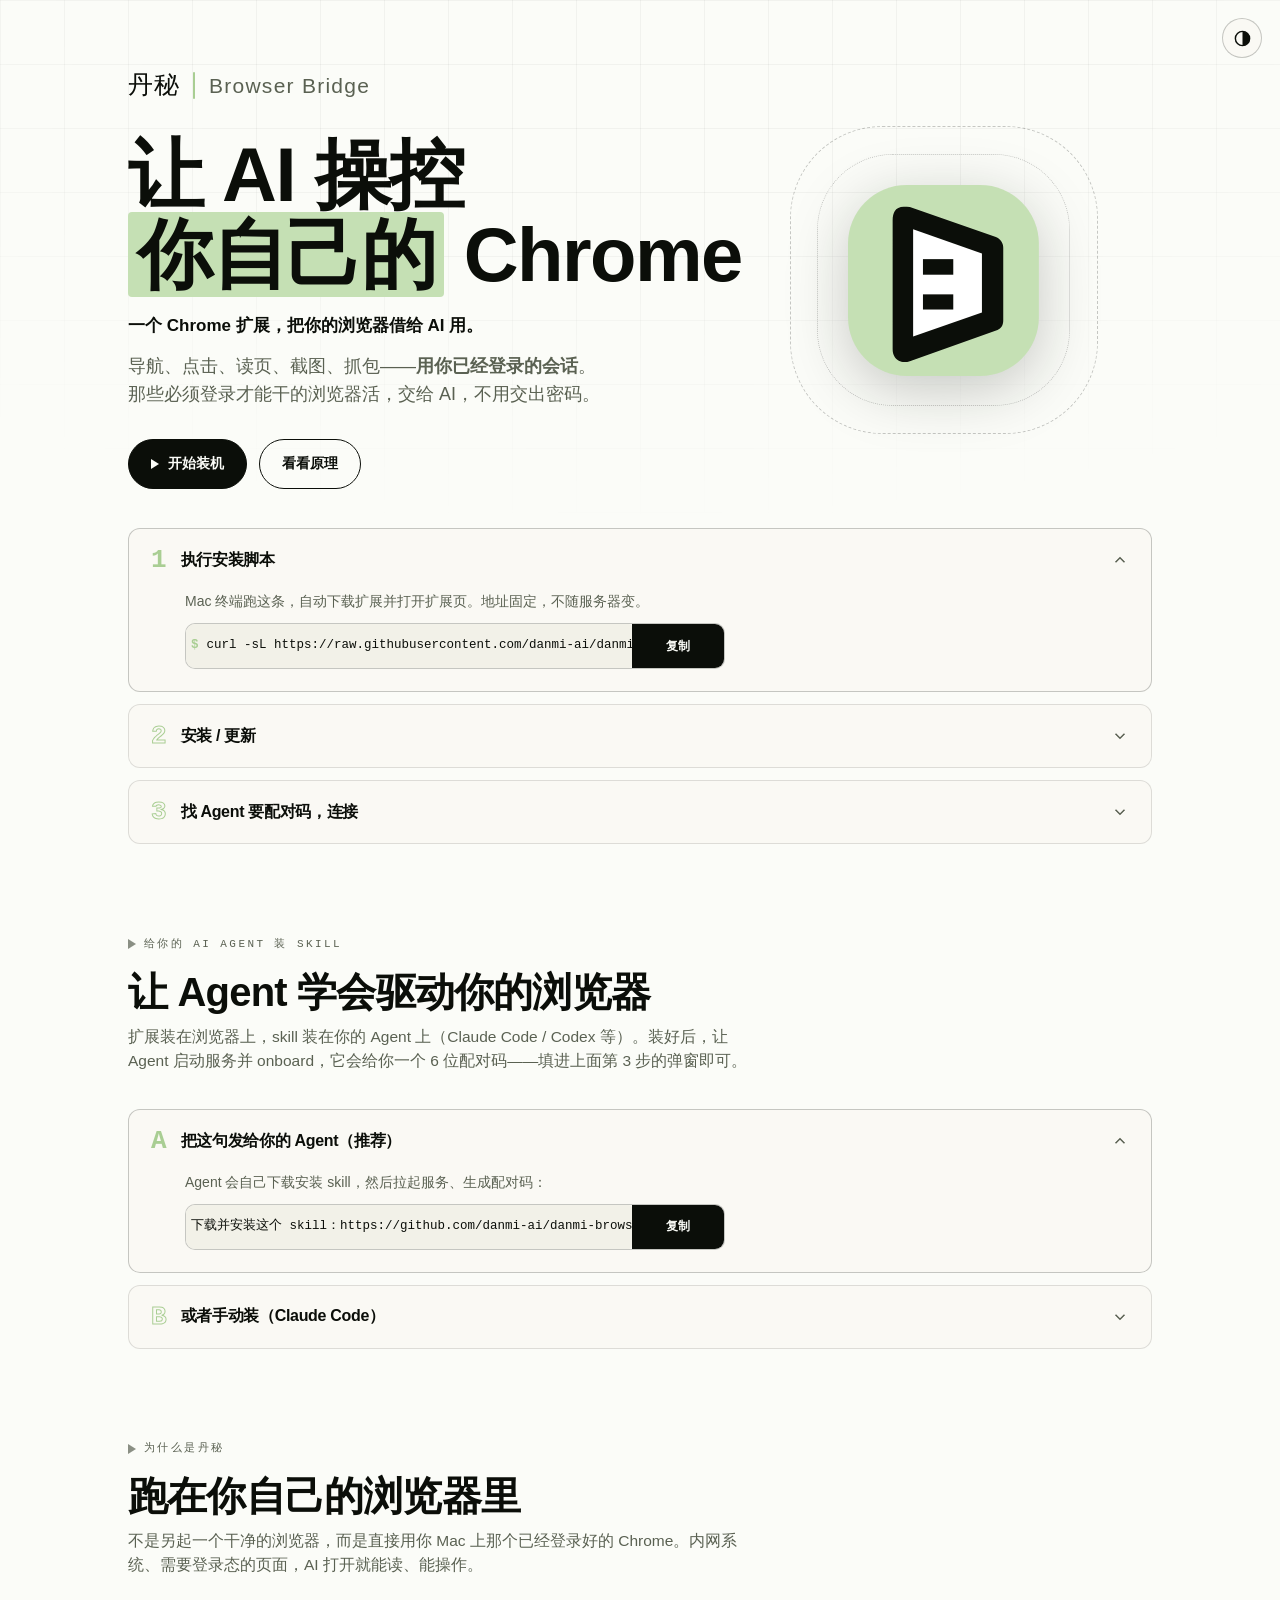
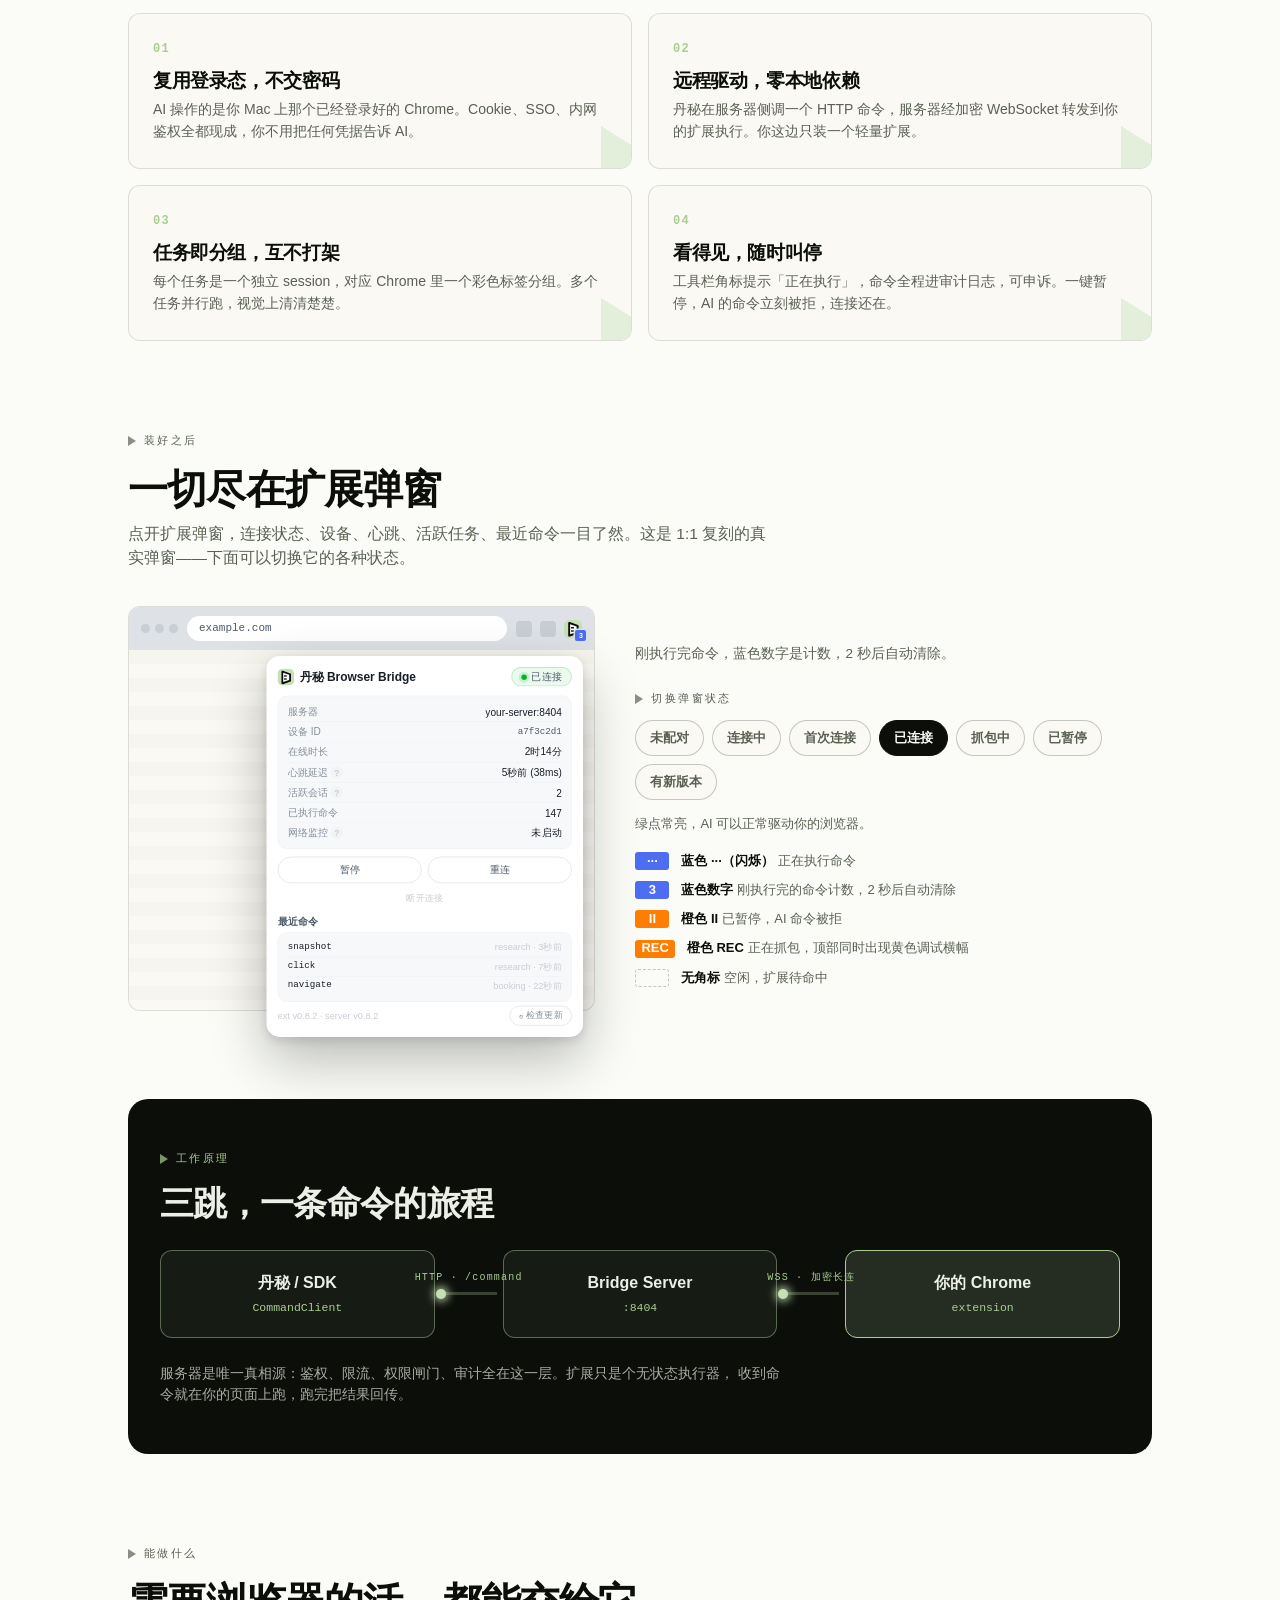
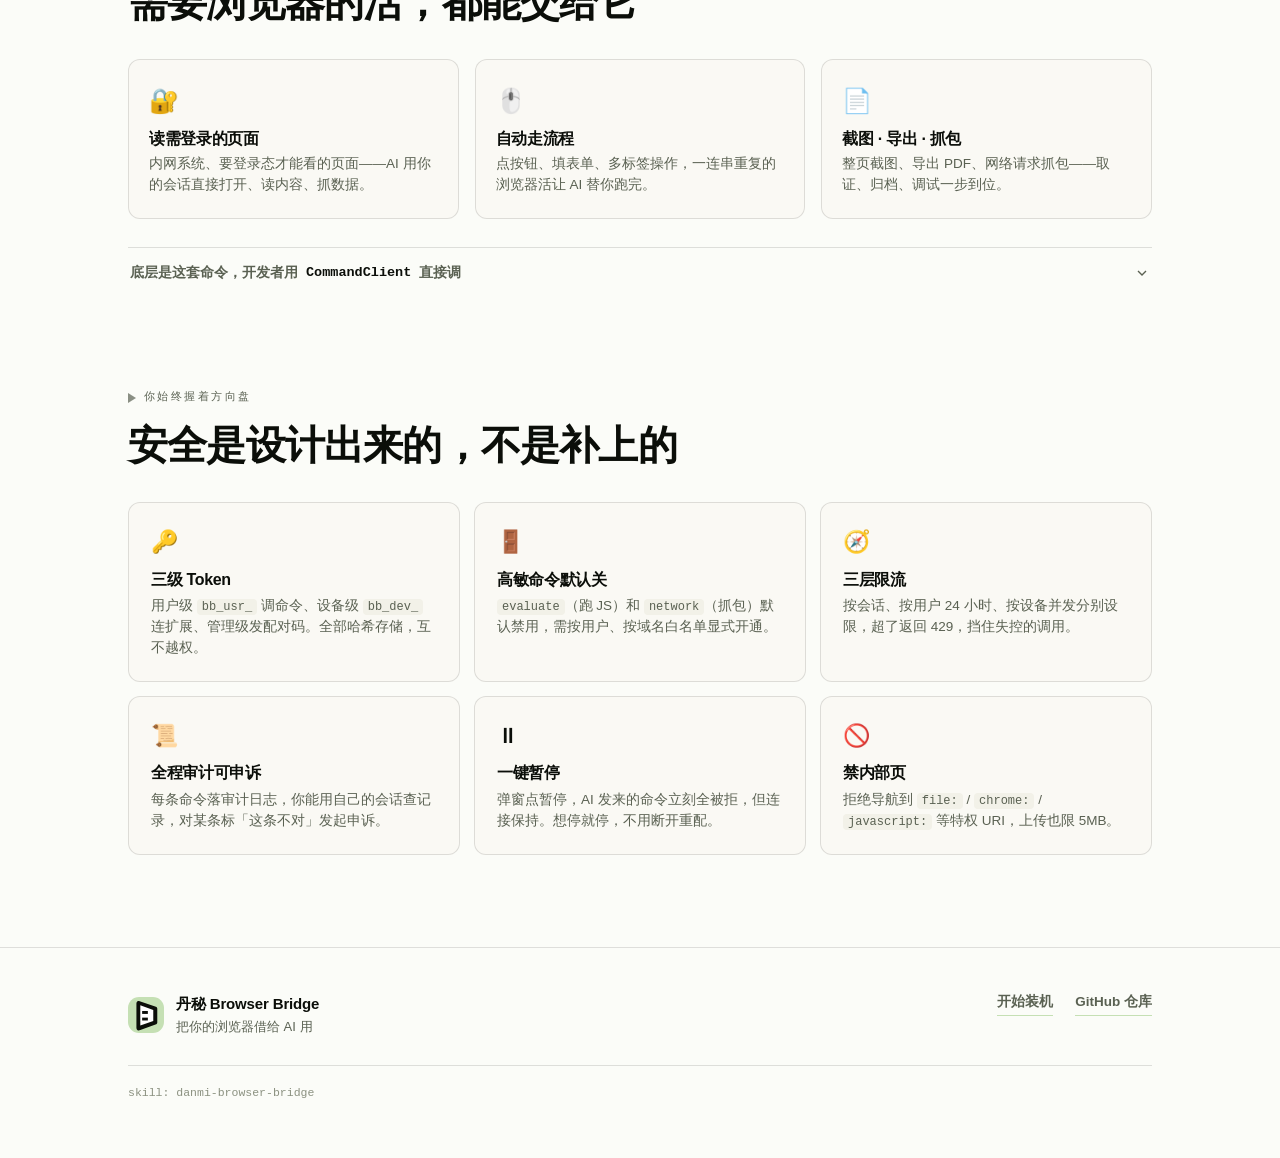
<file: web/index.html>
<!doctype html>
<html lang="zh-CN">
<head>
<meta charset="utf-8">
<meta name="viewport" content="width=device-width, initial-scale=1">
<link rel="icon" type="image/svg+xml" href="data:image/svg+xml,%3Csvg%20width%3D%22128%22%20height%3D%22128%22%20viewBox%3D%2240%2037%20466%20466%22%20fill%3D%22none%22%20xmlns%3D%22http%3A%2F%2Fwww.w3.org%2F2000%2Fsvg%22%3E%20%3Crect%20x%3D%2240%22%20y%3D%2237%22%20width%3D%22466%22%20height%3D%22466%22%20rx%3D%22143%22%20fill%3D%22%23C5E0B4%22%2F%3E%20%3Cpath%20d%3D%22M176%2090%20C166%2090%20158%2094%20154%20101%20C151%20106%20149%20113%20149%20122%20V438%20C149%20451%20154%20460%20164%20466%20C171%20470%20182%20470%20191%20467%20L405%20391%20C414%20388%20419%20379%20419%20368%20V190%20C419%20178%20412%20169%20401%20164%20L191%2091%20C186%2090%20181%2090%20176%2090Z%22%20fill%3D%22black%22%2F%3E%20%3Cpolygon%20points%3D%22199%2C145%20367%2C204%20367%2C348%20199%2C407%22%20fill%3D%22white%22%2F%3E%20%3Crect%20x%3D%22223%22%20y%3D%22218%22%20width%3D%2274%22%20height%3D%2238%22%20fill%3D%22black%22%2F%3E%20%3Crect%20x%3D%22223%22%20y%3D%22304%22%20width%3D%2274%22%20height%3D%2237%22%20fill%3D%22black%22%2F%3E%20%3C%2Fsvg%3E">
<title>丹秘 Browser Bridge — 让 AI 操控你自己的 Chrome</title>
<style>
  /* ============================================================
     丹秘 Browser Bridge · 产品介绍页
     创意方向：「一盒会运行的磁带」— 鼠尾草绿 + 黑白几何 + 播放母题
     视觉语言取自 extension logo（icon.svg）
     ============================================================ */

  :root {
    /* —— 品牌世界：鼠尾草绿（logo 底色）—— */
    --sage:        #C5E0B4;
    --sage-deep:   #A9CE93;
    --sage-faint:  #E3EFDA;
    --sage-wash:   #EFF5E9;

    /* —— 骨架：黑白 —— */
    --ink:         #0B0E09;
    --ink-soft:    #2C3326;
    --paper:       #FAF9F4;
    --paper-2:     #F2F1E8;

    --bg:          #FBFCF8;
    --text:        #0B0E09;
    --muted:       #5A6152;
    --faint:       #8B9180;
    --line:        rgba(11,14,9,0.12);
    --line-2:      rgba(11,14,9,0.22);

    /* —— popup 实物展品：保持真实扩展蓝 —— */
    --pp-blue:     #4E6EF2;
    --pp-green:    #00B42A;
    --pp-orange:   #FF7D00;
    --pp-red:      #F53F3F;

    --mono: ui-monospace, "SF Mono", "JetBrains Mono", "Cascadia Code", Menlo, Consolas, monospace;
    --sans: -apple-system, BlinkMacSystemFont, "PingFang SC", "Hiragino Sans GB", "Microsoft YaHei", "Segoe UI", sans-serif;

    --r-sm: 6px;
    --r-md: 12px;
    --r-lg: 20px;
  }
  :root[data-theme='dark'] {
    --sage:        #8FBF77;
    --sage-deep:   #A9CE93;
    --sage-faint:  #243021;
    --sage-wash:   #1A231A;

    --ink:         #ECEFE6;
    --ink-soft:    #C5CBBC;
    --paper:       #161A14;
    --paper-2:     #1E241B;

    --bg:          #0E120D;
    --text:        #ECEFE6;
    --muted:       #9AA38E;
    --faint:       #69715E;
    --line:        rgba(236,239,230,0.12);
    --line-2:      rgba(236,239,230,0.22);
  }

  * { box-sizing: border-box; margin: 0; padding: 0; }

  html { scroll-behavior: smooth; }
  body {
    background: var(--bg);
    color: var(--text);
    font-family: var(--sans);
    -webkit-font-smoothing: antialiased;
    text-rendering: optimizeLegibility;
    line-height: 1.55;
    overflow-x: hidden;
  }

  /* 颗粒/网格氛围底 —— 不靠图片，纯 CSS */
  body::before {
    content: "";
    position: fixed; inset: 0;
    background-image:
      linear-gradient(var(--line) 1px, transparent 1px),
      linear-gradient(90deg, var(--line) 1px, transparent 1px);
    background-size: 64px 64px;
    opacity: 0.35;
    pointer-events: none;
    z-index: 0;
    mask-image: radial-gradient(ellipse 120% 80% at 50% 0%, #000 30%, transparent 75%);
    -webkit-mask-image: radial-gradient(ellipse 120% 80% at 50% 0%, #000 30%, transparent 75%);
  }

  .wrap { position: relative; z-index: 1; max-width: 1080px; margin: 0 auto; padding: 0 28px; }

  a { color: inherit; text-decoration: none; }

  /* —— mono 大写小标签（贯穿全站的节奏元素）—— */
  .label {
    font-family: var(--mono);
    font-size: 11px;
    letter-spacing: 0.22em;
    text-transform: uppercase;
    color: var(--muted);
    display: inline-flex; align-items: center; gap: 8px;
  }
  .label::before {
    content: ""; width: 0; height: 0;
    border-style: solid;
    border-width: 5px 0 5px 8px;
    border-color: transparent transparent transparent currentColor;
    opacity: 0.7;
  }

  h1, h2, h3 { font-weight: 800; letter-spacing: -0.02em; line-height: 1.05; }
  code, pre, .mono { font-family: var(--mono); }
  /* —— 主题切换 —— */
  .theme-toggle {
    position: fixed; top: 18px; right: 18px; z-index: 100;
    width: 40px; height: 40px;
    border: 1.5px solid var(--line-2);
    border-radius: 50%;
    background: var(--paper);
    color: var(--text);
    cursor: pointer;
    display: grid; place-items: center;
    transition: transform .2s, border-color .2s, background .2s;
  }
  .theme-toggle:hover { transform: rotate(-15deg) scale(1.08); border-color: var(--ink); }
  .theme-toggle svg { width: 19px; height: 19px; }
  .theme-toggle .ic { display: none; }
  :root:not([data-theme]) .ic-auto,
  :root[data-theme='light'] .ic-light,
  :root[data-theme='dark']  .ic-dark { display: block; }

  /* ============== HERO ============== */
  .hero { padding: 72px 0 24px; position: relative; overflow: hidden; }
  #heroParticles {
    position: absolute; inset: 0; width: 100%; height: 100%;
    z-index: 0; pointer-events: none;
    /* 让粒子向边缘淡出，中心（标题/logo）最清晰 */
    -webkit-mask-image: radial-gradient(ellipse 120% 100% at 50% 45%, #000 75%, transparent 100%);
    mask-image: radial-gradient(ellipse 120% 100% at 50% 45%, #000 75%, transparent 100%);
  }
  .hero .wrap { position: relative; z-index: 1; }
  .hero-grid {
    display: grid; grid-template-columns: 1.15fr 0.85fr;
    gap: 48px; align-items: center;
  }
  @media (max-width: 820px) { .hero-grid { grid-template-columns: 1fr; gap: 36px; } }

  /* —— 品牌字标：竖线分隔 · 细体丹秘（D2）—— */
  .brand-name {
    display: inline-flex; align-items: center; gap: 14px;
    font-size: clamp(22px, 3.4vw, 30px);
    letter-spacing: -0.01em; line-height: 1;
    margin-bottom: 18px;
  }
  .brand-name .cn {
    font-weight: 500; color: var(--ink);
    letter-spacing: .06em; font-size: .82em;
    margin-right: -.06em;
  }
  .brand-name .bar { width: 1.5px; height: .9em; background: var(--sage-deep); border-radius: 1px; }
  .brand-name .en { font-weight: 400; color: var(--muted); font-size: .7em; letter-spacing: .06em; }

  .hero h1 {
    font-size: clamp(40px, 7vw, 76px);
    margin: 18px 0 22px;
  }
  .hero h1 .accent {
    background: var(--sage);
    color: var(--ink);
    padding: 0 0.12em;
    box-decoration-break: clone;
    -webkit-box-decoration-break: clone;
    border-radius: 4px;
  }
  /* 「你自己的 Chrome」整段强制同一行，不被高亮块的 padding 挤断 */
  .hero h1 .hl-line { white-space: nowrap; }
  .hero .tagline {
    font-size: clamp(15px, 1.8vw, 17px);
    font-weight: 600; color: var(--text);
    margin: -4px 0 14px;
  }
  .hero .lead {
    font-size: clamp(15px, 1.9vw, 18px);
    color: var(--muted);
    max-width: 32em;
    margin-bottom: 30px;
  }

  /* 巨型 logo glyph */
  .glyph-stage {
    aspect-ratio: 1; width: 100%; max-width: 340px;
    margin: 0 auto;
    position: relative;
    display: grid; place-items: center;
  }
  .glyph-stage .ring {
    position: absolute; inset: 0;
    border: 1.5px dashed var(--line-2);
    border-radius: 30%;
    animation: spin 38s linear infinite;
  }
  .glyph-stage .ring.r2 { inset: 9%; animation-duration: 26s; animation-direction: reverse; border-style: dotted; }
  @keyframes spin { to { transform: rotate(360deg); } }
  .glyph {
    width: 62%; height: 62%;
    filter: drop-shadow(0 14px 30px rgba(11,14,9,0.22));
    animation: breathe 4.5s ease-in-out infinite;
  }
  @keyframes breathe { 0%,100% { transform: scale(1); } 50% { transform: scale(1.04); } }

  /* CTA */
  .cta-row { display: flex; flex-wrap: wrap; gap: 12px; align-items: center; }
  .btn {
    display: inline-flex; align-items: center; gap: 9px;
    padding: 13px 22px;
    background: var(--ink); color: var(--bg);
    border: 1.5px solid var(--ink);
    border-radius: 999px;
    font-weight: 700; font-size: 14px;
    cursor: pointer;
    transition: transform .15s, box-shadow .15s;
  }
  .btn:hover { transform: translateY(-2px); box-shadow: 0 8px 22px rgba(11,14,9,0.2); }
  .btn.ghost { background: transparent; color: var(--text); }
  .btn .tri { width:0;height:0;border-style:solid;border-width:5px 0 5px 8px;border-color:transparent transparent transparent currentColor; }

  /* 一键命令复制条 */
  .cmd-pill {
    margin-top: 20px;
    display: flex; align-items: stretch; gap: 0;
    border: 1.5px solid var(--line-2);
    border-radius: 10px;
    overflow: hidden;
    max-width: 540px; height: 46px;
    background: var(--paper);
  }
  .cmd-pill code {
    flex: 1; min-width: 0; padding: 0 14px;
    font-size: 12.5px; color: var(--text);
    white-space: nowrap; overflow: hidden; text-overflow: ellipsis;
    display: flex; align-items: center;
  }
  .cmd-pill .dollar { color: var(--sage-deep); margin-right: 8px; font-weight: 700; flex: 0 0 auto; }
  .cmd-pill button {
    flex: 0 0 auto; padding: 0 16px; min-width: 92px;
    background: var(--ink); color: var(--bg);
    border: 0; cursor: pointer;
    font-family: var(--sans); font-size: 12px; font-weight: 700;
    white-space: nowrap;
  }
  .cmd-pill button.ok { background: var(--pp-green); }
  /* ============== 通用 section ============== */
  section { padding: 44px 0; position: relative; }
  #install { padding-top: 16px; }
  .sec-head { margin-bottom: 36px; max-width: 40em; }
  .sec-head h2 { font-size: clamp(26px, 4vw, 40px); margin: 14px 0 12px; }
  .sec-head p { color: var(--muted); font-size: 15.5px; }

  /* —— 核心价值卡 —— */
  .values { display: grid; grid-template-columns: repeat(2, 1fr); gap: 16px; }
  @media (max-width: 720px) { .values { grid-template-columns: 1fr; } }
  .val {
    border: 1.5px solid var(--line);
    border-radius: var(--r-md);
    background: var(--paper);
    padding: 26px 24px;
    position: relative; overflow: hidden;
    transition: transform .18s, border-color .18s;
  }
  .val:hover { transform: translateY(-3px); border-color: var(--ink); }
  .val .num {
    font-family: var(--mono); font-size: 12px; color: var(--sage-deep);
    font-weight: 700; letter-spacing: 0.1em;
  }
  .val h3 { font-size: 19px; margin: 12px 0 8px; }
  .val p { color: var(--muted); font-size: 14px; }
  /* 卡角的播放三角水印 */
  .val::after {
    content: ""; position: absolute; right: -18px; bottom: -18px;
    width: 0; height: 0;
    border-style: solid;
    border-width: 30px 0 30px 48px;
    border-color: transparent transparent transparent var(--sage-faint);
    transition: border-color .18s;
  }
  .val:hover::after { border-left-color: var(--sage); }

  /* ============== 架构信号图 ============== */
  /* 架构面板：永远深色（不随明暗主题翻转），用固定色值 */
  .arch {
    background: #0B0E09;
    border-radius: var(--r-lg);
    padding: 48px 32px;
    color: #ECEFE6;
    position: relative; overflow: hidden;
  }
  .arch .label { color: #A9CE93; }
  .arch h2 { color: #ECEFE6; }
  .arch-flow {
    display: grid; grid-template-columns: 1fr auto 1fr auto 1fr;
    align-items: center; gap: 0;
    margin-top: 28px;
  }
  @media (max-width: 760px) {
    .arch-flow { grid-template-columns: 1fr; gap: 0; }
    .arch-flow .wire { transform: rotate(90deg); height: 48px; }
  }
  .node {
    border: 1.5px solid rgba(197,224,180,0.4);
    border-radius: var(--r-md);
    padding: 20px 16px; text-align: center;
    background: rgba(197,224,180,0.06);
  }
  .node .nt { font-weight: 800; font-size: 16px; margin-bottom: 4px; color: #ECEFE6; }
  .node .ns { font-family: var(--mono); font-size: 11.5px; color: #A9CE93; }
  .node.you { border-color: #A9CE93; background: rgba(197,224,180,0.14); }

  .wire { position: relative; height: 3px; background: rgba(197,224,180,0.25); margin: 0 6px; min-width: 56px; }
  .wire .proto {
    position: absolute; top: -22px; left: 50%; transform: translateX(-50%);
    font-family: var(--mono); font-size: 10px; letter-spacing: 0.12em;
    color: #A9CE93; white-space: nowrap;
  }
  .wire .signal {
    position: absolute; top: 50%; left: 0; transform: translate(-50%,-50%);
    width: 10px; height: 10px; border-radius: 50%;
    background: #C5E0B4;
    box-shadow: 0 0 10px 2px #C5E0B4;
    animation: flow 2.2s ease-in-out infinite;
  }
  .wire:nth-of-type(4) .signal { animation-delay: 1.1s; }
  @keyframes flow { 0% { left: 0; opacity: 0; } 15% { opacity: 1; } 85% { opacity: 1; } 100% { left: 100%; opacity: 0; } }

  /* ============== 能力清单 ============== */
  .caps { display: grid; grid-template-columns: repeat(2,1fr); gap: 10px 28px; }
  @media (max-width: 720px) { .caps { grid-template-columns: 1fr; } }
  .cap {
    display: flex; align-items: baseline; gap: 12px;
    padding: 13px 4px;
    border-bottom: 1px solid var(--line);
  }
  .cap .bars { flex: 0 0 auto; display: flex; flex-direction: column; gap: 3px; padding-top: 4px; }
  .cap .bars i { display: block; width: 16px; height: 3px; background: var(--ink); border-radius: 1px; }
  .cap .bars i:last-child { width: 10px; background: var(--sage-deep); }
  .cap code { font-size: 13.5px; font-weight: 700; color: var(--text); }
  .cap .desc { color: var(--muted); font-size: 13px; margin-left: auto; text-align: right; }
  .cap .gate {
    font-family: var(--mono); font-size: 9.5px; letter-spacing: 0.08em;
    color: var(--pp-orange); border: 1px solid var(--pp-orange);
    border-radius: 4px; padding: 1px 5px; margin-left: 8px; white-space: nowrap;
  }

  /* 场景卡（普通用户视角）*/
  .scenes { display: grid; grid-template-columns: repeat(3,1fr); gap: 16px; margin-bottom: 28px; }
  @media (max-width: 720px) { .scenes { grid-template-columns: 1fr; } }
  .scene {
    border: 1.5px solid var(--line); border-radius: var(--r-md);
    background: var(--paper); padding: 22px 20px;
    transition: transform .18s, border-color .18s;
  }
  .scene:hover { transform: translateY(-3px); border-color: var(--ink); }
  .scene .ico { font-size: 24px; }
  .scene h3 { font-size: 16px; margin: 12px 0 6px; }
  .scene p { color: var(--muted); font-size: 13.5px; margin: 0; }

  /* 命令清单折叠 */
  .caps-fold { border-top: 1px solid var(--line); }
  .caps-toggle {
    display: flex; align-items: center; gap: 8px; width: 100%;
    padding: 16px 2px; background: transparent; border: 0; cursor: pointer;
    font-family: inherit; color: var(--muted); font-size: 13.5px; font-weight: 600;
    text-align: left;
  }
  .caps-toggle:hover { color: var(--text); }
  .caps-toggle .mono { font-family: var(--mono); color: var(--text); }
  .caps-toggle .chev { margin-left: auto; width: 16px; height: 16px; transition: transform .2s; }
  .caps-fold.open .caps-toggle .chev { transform: rotate(180deg); }
  .caps-wrap { display: grid; grid-template-rows: 0fr; transition: grid-template-rows .25s ease; }
  .caps-fold.open .caps-wrap { grid-template-rows: 1fr; }
  .caps-wrap > .inner { overflow: hidden; }

  /* ============== popup 实物展品（1:1 复刻真实扩展 popup.css）============== */
  /* —— 真实场景：左侧 mock 浏览器(popup 悬浮其上)，右侧切换器+图例 —— */
  .exhibit-stage { display: grid; grid-template-columns: 0.95fr 1.05fr; gap: 40px; align-items: center; }
  @media (max-width: 820px) { .exhibit-stage { grid-template-columns: 1fr; } }
  .stage { position: relative; }
  .stage .mock-browser { margin-top: 0; }
  /* 加高页面区，给悬浮 popup 留出空间 */
  .stage .mb-page { height: 360px; }
  /* popup 悬浮：绝对定位，右上角对齐工具栏 icon 下方 */
  .stage .popup {
    position: absolute; top: 50px; right: 12px; z-index: 5; margin: 0;
    transform: scale(0.92); transform-origin: top right;
  }
  @media (max-width: 820px) {
    .stage .popup { position: static; margin: 14px auto 0; transform: none; }
    .stage .mb-page { height: 120px; }
  }

  .exhibit { display: grid; grid-template-columns: 0.9fr 1.1fr; gap: 40px; align-items: center; }
  @media (max-width: 820px) { .exhibit { grid-template-columns: 1fr; } }

  /* —— popup 内部局部变量，严格对齐 extension/src/popup/popup.css —— */
  .popup {
    --pbg:#fff; --pcard:#F7F8FA; --pborder:#E8E8E8; --pborder-l:#F2F3F5;
    --pt1:#181E25; --pt2:#4E5969; --pt3:#86909C; --pt4:#C9CDD4;
    --pacc:#4E6EF2; --pacc-bg:rgba(78,110,242,0.06);
    --pok:#00B42A; --pok-bg:rgba(0,180,42,0.08); --pwarn:#FF7D00; --pdanger:#F53F3F;
    /* 真实弹窗：body{width:320px} + #app{padding:12px}，body 默认 content-box，
       所以内容区 320px、含 padding 总宽 344px。这里用 content-box 严格还原。 */
    box-sizing: content-box;
    width: 320px; margin: 0 auto;
    background: var(--pbg); color: var(--pt1);
    border-radius: 14px;
    box-shadow: 0 24px 60px rgba(11,14,9,0.28), 0 4px 12px rgba(11,14,9,0.12);
    font-family: -apple-system, BlinkMacSystemFont, "PingFang SC", "Hiragino Sans GB", sans-serif;
    font-size: 12px;
    line-height: normal;
    padding: 12px;
    position: relative;
    transition: box-shadow .3s;
  }
  .popup * { box-sizing: border-box; }
  /* 隔离页面全局 `section { padding:64px 0 }`：popup 内部的 <section> 不该继承它 */
  .popup .pp-view { padding: 0; margin: 0; }
  @media (max-width: 380px) { .popup { width: auto; max-width: 100%; } }
  .popup .hidden { display: none !important; }
  .popup.app-paused { box-shadow: inset 0 0 0 2px rgba(255,125,0,0.25), 0 24px 60px rgba(11,14,9,0.28); animation: ppPauseBorder 2.5s ease-in-out infinite; }
  @keyframes ppPauseBorder { 0%,100%{box-shadow:inset 0 0 0 2px rgba(255,125,0,0.15),0 24px 60px rgba(11,14,9,0.28)} 50%{box-shadow:inset 0 0 0 2px rgba(255,125,0,0.4),0 24px 60px rgba(11,14,9,0.28)} }

  .pp-head { display: flex; align-items: center; justify-content: space-between; margin-bottom: 10px; }
  .pp-brand { font-size: 13px; font-weight: 600; color: var(--pt1); display: flex; align-items: center; gap: 6px; }
  .pp-logo { width: 18px; height: 18px; border-radius: 4px; }
  .pp-pill {
    display: inline-flex; align-items: center; gap: 5px; padding: 2px 10px;
    border-radius: 20px; background: var(--pcard); border: 1px solid var(--pborder-l);
    font-size: 11px; color: var(--pt2); transition: all .3s;
  }
  .pp-pill.connected { background: var(--pok-bg); border-color: rgba(0,180,42,0.2); }
  .pp-dot { width: 6px; height: 6px; border-radius: 50%; background: var(--pt4); transition: all .4s; }
  .pp-dot.connected { background: var(--pok); box-shadow: 0 0 0 3px rgba(0,180,42,0.15); }
  .pp-dot.connecting { background: var(--pwarn); animation: ppPulse 1.2s infinite; }
  .pp-dot.disconnected { background: var(--pdanger); }
  .pp-dot.paused { background: var(--pwarn); }
  @keyframes ppPulse { 0%,100%{opacity:1} 50%{opacity:.3} }

  .pp-card { background: var(--pcard); border: 1px solid var(--pborder-l); border-radius: 10px; padding: 6px 10px; margin-bottom: 8px; }
  .pp-row { display: flex; justify-content: space-between; align-items: center; padding: 3px 0; }
  .pp-row + .pp-row { border-top: 1px solid var(--pborder-l); }
  .pp-k { color: var(--pt3); font-size: 11px; display: flex; align-items: center; gap: 3px; }
  .pp-v { color: var(--pt1); font-size: 11px; font-weight: 500; max-width: 180px; overflow: hidden; text-overflow: ellipsis; white-space: nowrap; }
  .pp-v.mono { font-family: var(--mono); font-size: 10px; color: var(--pt2); }
  .pp-v.warn { color: var(--pwarn); font-weight: 600; }
  .pp-tip { display: inline-flex; align-items: center; justify-content: center; width: 13px; height: 13px; border-radius: 50%; background: var(--pborder-l); color: var(--pt4); font-size: 9px; font-weight: 600; cursor: help; }

  .pp-btn-group { display: flex; gap: 6px; margin-bottom: 6px; }
  .pp-btn { width: 100%; padding: 6px 12px; border: none; border-radius: 20px; font-size: 11px; font-weight: 500; cursor: pointer; transition: all .15s; font-family: inherit; }
  .pp-btn-outline { flex: 1; background: var(--pbg); color: var(--pt2); border: 1px solid var(--pborder); }
  .pp-btn-outline:hover { border-color: var(--pacc); color: var(--pacc); background: var(--pacc-bg); }
  .pp-btn-ghost { width: 100%; background: transparent; color: var(--pt4); font-size: 10px; padding: 3px; border: none; cursor: pointer; margin-bottom: 8px; }
  .pp-btn-ghost:hover { color: var(--pdanger); }
  .pp-btn-primary { background: var(--pacc); color: #fff; margin-top: 10px; }
  .pp-btn-primary:hover { background: var(--pacc-hover, #3D5CE0); }

  .pp-sectitle { font-size: 11px; font-weight: 600; color: var(--pt2); margin-bottom: 4px; }
  .pp-hist { background: var(--pcard); border: 1px solid var(--pborder-l); border-radius: 10px; padding: 6px 10px; max-height: 105px; overflow-y: auto; }
  .pp-hist-empty { color: var(--pt4); font-size: 11px; text-align: center; padding: 6px 0; }
  .pp-hist ul { list-style: none; }
  .pp-hist li { display: flex; justify-content: space-between; padding: 3px 0; font-size: 10px; border-bottom: 1px solid var(--pborder-l); }
  .pp-hist li:last-child { border-bottom: none; }
  .pp-hist .c { color: var(--pt1); font-weight: 500; font-family: var(--mono); }
  .pp-hist .m { color: var(--pt4); }

  /* 暂停横幅 */
  .pp-pause { background: rgba(255,125,0,0.06); border: 1px solid rgba(255,125,0,0.2); border-radius: 10px; padding: 8px 10px; margin-bottom: 10px; display: flex; align-items: center; gap: 8px; }
  .pp-pause-ic { width: 26px; height: 26px; border-radius: 50%; background: rgba(255,125,0,0.12); display: grid; place-items: center; font-size: 12px; flex-shrink: 0; }
  .pp-pause-t { flex: 1; }
  .pp-pause-title { font-size: 11px; font-weight: 600; color: var(--pt1); }
  .pp-pause-desc { font-size: 10px; color: var(--pt3); }
  .pp-resume { background: var(--pwarn); color: #fff; border: none; border-radius: 20px; padding: 4px 12px; font-size: 10px; font-weight: 500; cursor: pointer; white-space: nowrap; font-family: inherit; }
  .pp-main.paused .pp-card, .pp-main.paused .pp-btn-group, .pp-main.paused .pp-btn-ghost,
  .pp-main.paused .pp-sectitle, .pp-main.paused .pp-hist { opacity: .45; filter: saturate(.3); pointer-events: none; transition: opacity .3s, filter .3s; }

  /* 新手引导卡 */
  .pp-guide { background: var(--pacc-bg); border: 1px solid rgba(78,110,242,0.15); border-radius: 10px; padding: 10px 12px; margin-bottom: 8px; }
  .pp-guide h4 { color: var(--pacc); font-size: 12px; margin-bottom: 6px; }
  .pp-guide ul { list-style: none; margin-bottom: 8px; }
  .pp-guide li { color: var(--pt2); font-size: 11px; padding: 2px 0; }
  .pp-guide li::before { content: "•"; color: var(--pacc); margin-right: 6px; }
  .pp-guide-note { color: var(--pt3); font-size: 10px; border-top: 1px solid rgba(78,110,242,0.1); padding-top: 6px; margin-top: 4px; }
  .pp-guide-x { display: block; margin-left: auto; background: var(--pacc); color: #fff; border: none; border-radius: 20px; padding: 4px 12px; font-size: 10px; font-weight: 500; cursor: pointer; font-family: inherit; }

  /* 配对视图 */
  .pp-hint { color: var(--pt3); font-size: 11px; margin-bottom: 10px; }
  .pp-flabel { display: block; color: var(--pt3); font-size: 11px; margin: 8px 0 2px; }
  .pp-input { width: 100%; padding: 6px 10px; border: 1px solid var(--pborder); border-radius: 8px; font-size: 12px; color: var(--pt1); background: var(--pbg); outline: none; font-family: inherit; }
  .pp-input::placeholder { color: var(--pt4); }

  /* 升级横幅 */
  .pp-upd { border-radius: 10px; padding: 8px 10px; margin-bottom: 8px; }
  .pp-upd.info { background: var(--pacc-bg); border: 1px solid rgba(78,110,242,0.15); }
  .pp-upd.warn { background: #FFF7E6; border: 1px solid #FFD591; }
  .pp-upd-head { display: flex; align-items: center; justify-content: space-between; margin-bottom: 6px; }
  .pp-upd-title { font-size: 12px; font-weight: 600; }
  .pp-upd.info .pp-upd-title { color: var(--pacc); }
  .pp-upd.warn .pp-upd-title { color: #D46B08; }
  .pp-upd-ver { font-size: 11px; margin-bottom: 6px; display: flex; align-items: baseline; gap: 5px; }
  .pp-upd-ver .vo { color: var(--pt4); text-decoration: line-through; font-family: var(--mono); font-size: 10px; }
  .pp-upd-ver .va { color: var(--pt4); font-size: 10px; }
  .pp-upd-ver .vn { font-weight: 600; font-family: var(--mono); }
  .pp-upd.info .vn { color: var(--pacc); }
  .pp-upd.warn .vn { color: #D46B08; }
  .pp-upd-x { background: none; border: none; cursor: pointer; color: var(--pt4); font-size: 13px; line-height: 1; padding: 0; }
  .pp-upd-step { font-size: 10px; color: var(--pt3); display: flex; align-items: center; gap: 4px; margin-bottom: 3px; }
  .pp-upd-num { display: inline-flex; align-items: center; justify-content: center; width: 13px; height: 13px; border-radius: 50%; color: #fff; font-size: 9px; font-weight: 600; }
  .pp-upd.info .pp-upd-num { background: var(--pacc); }
  .pp-upd.warn .pp-upd-num { background: var(--pwarn); }
  .pp-copybox { display: flex; align-items: center; gap: 6px; background: var(--pbg); border: 1px solid var(--pborder); border-radius: 6px; padding: 5px 8px; margin-bottom: 6px; }
  .pp-copybox code { flex: 1; font-family: var(--mono); font-size: 10px; color: var(--pt2); overflow: hidden; text-overflow: ellipsis; white-space: nowrap; }
  .pp-copybox .ci { color: var(--pacc); font-size: 11px; }

  .pp-foot { margin-top: 4px; display: flex; align-items: center; justify-content: space-between; }
  .pp-foot-ver { color: var(--pt4); font-size: 10px; }
  .pp-check { background: none; border: 1px solid var(--pborder); border-radius: 20px; padding: 3px 9px; font-size: 10px; color: var(--pt3); cursor: pointer; display: inline-flex; align-items: center; gap: 3px; font-family: inherit; }
  .pp-check:hover { border-color: var(--pacc); color: var(--pacc); background: var(--pacc-bg); }

  /* —— 原型控制器 —— */
  .proto-ctl { margin-top: 22px; }
  .proto-ctl .pc-label { margin-bottom: 12px; }
  .pc-tabs { display: flex; flex-wrap: wrap; gap: 8px; }
  .pc-tab {
    padding: 8px 14px; border-radius: 999px; border: 1.5px solid var(--line-2);
    background: var(--paper); color: var(--muted); font-size: 13px; font-weight: 600;
    cursor: pointer; transition: all .15s; font-family: inherit;
  }
  .pc-tab:hover { border-color: var(--ink); color: var(--text); }
  .pc-tab.active { background: var(--ink); color: var(--bg); border-color: var(--ink); }
  .pc-hint { margin-top: 14px; color: var(--muted); font-size: 13px; min-height: 1.5em; }

  /* 角标 mock 浏览器（取自 badge-prototype 的工具栏设计）*/
  .mock-browser {
    border: 1px solid var(--line); border-radius: var(--r-md);
    background: var(--paper); overflow: hidden; margin-top: 14px;
  }
  /* 灰色工具栏条 */
  .mb-toolbar {
    background: #DEE1E6; padding: 9px 12px;
    display: flex; align-items: center; gap: 9px;
  }
  :root[data-theme='dark'] .mb-toolbar { background: #2A2F27; }
  .mb-dots { display: flex; gap: 5px; flex: 0 0 auto; }
  .mb-dots i { width: 9px; height: 9px; border-radius: 50%; background: #C9CDD4; display: block; }
  :root[data-theme='dark'] .mb-dots i { background: #4a5142; }
  .mb-url {
    flex: 1; background: #fff; border-radius: 14px; padding: 4px 12px;
    font-family: var(--mono); font-size: 11px; color: #4E5969; white-space: nowrap; overflow: hidden; text-overflow: ellipsis;
  }
  :root[data-theme='dark'] .mb-url { background: #161A14; color: #9AA38E; }
  .mb-icons { display: flex; gap: 8px; align-items: center; flex: 0 0 auto; }
  .mb-other { width: 16px; height: 16px; background: #C9CDD4; border-radius: 4px; }
  :root[data-theme='dark'] .mb-other { background: #4a5142; }
  /* 真实扩展图标 + 角标 */
  .mb-ext { width: 18px; height: 18px; position: relative; display: inline-block; }
  .mb-ext svg { width: 18px; height: 18px; display: block; border-radius: 3px; }
  .mb-badge {
    position: absolute; bottom: -3px; right: -4px;
    min-width: 11px; height: 11px; padding: 0 2px; border-radius: 2px;
    font: 700 7px/11px Arial, sans-serif; text-align: center; color: #fff;
    white-space: nowrap; box-shadow: 0 0 0 1.5px #DEE1E6;
  }
  :root[data-theme='dark'] .mb-badge { box-shadow: 0 0 0 1.5px #2A2F27; }
  .mb-badge.hidden { display: none; }
  .mb-badge.blink, .badge-chip.blink { animation: badgeBlink 0.8s infinite; }
  @keyframes badgeBlink { 0%,100%{opacity:1} 50%{opacity:.4} }
  /* 黄色调试横幅 */
  .mb-debugbar {
    background: #FFF7E6; border-top: 1px solid #FFD591;
    color: #D46B08; font-size: 11px; padding: 7px 12px;
    display: flex; align-items: center; gap: 7px;
  }
  :root[data-theme='dark'] .mb-debugbar { background: #2e2510; border-top-color: #5a4410; color: #ffc080; }
  .mb-debugbar.hidden { display: none; }
  .mb-page {
    height: 64px; background: repeating-linear-gradient(180deg, var(--paper-2) 0 14px, transparent 14px 28px);
    opacity: .5;
  }
  /* 当前状态读数 */
  .mb-caption { margin-top: 14px; font-size: 13.5px; color: var(--muted); }
  .mb-caption b { color: var(--text); font-weight: 700; }

  /* 角标图例 */
  .badges { display: flex; flex-direction: column; gap: 11px; margin-top: 18px; }
  .badge-row { display: flex; align-items: center; gap: 12px; }
  .badge-chip {
    flex: 0 0 auto; min-width: 34px; height: 18px; border-radius: 3px;
    color:#fff; font: 700 10px/1 Arial, sans-serif;
    display: inline-flex; align-items: center; justify-content: center; padding: 0 6px;
  }
  .badge-row span { font-size: 13px; color: var(--muted); line-height: 1.4; }
  .badge-row b { color: var(--text); font-weight: 700; margin-right: 4px; }
  .badge-row span.badge-chip { color: #fff; }
  .badge-chip.none { background: transparent; border: 1px dashed var(--line-2); }


  /* ============== 安全模型 ============== */
  .sec-grid { display: grid; grid-template-columns: repeat(3,1fr); gap: 14px; }
  @media (max-width: 760px) { .sec-grid { grid-template-columns: 1fr; } }
  .sec-card { border: 1.5px solid var(--line); border-radius: var(--r-md); padding: 22px; background: var(--paper); }
  .sec-card .ico { font-size: 22px; }
  .sec-card h3 { font-size: 16px; margin: 12px 0 8px; }
  .sec-card p { color: var(--muted); font-size: 13.5px; }
  .sec-card code { background: var(--paper-2); padding: 1px 5px; border-radius: 4px; font-size: 12px; }

  /* ============== 装机步骤（竖向可折叠）============== */
  .steps { display: flex; flex-direction: column; gap: 12px; }
  .step {
    border: 1.5px solid var(--line); border-radius: var(--r-md);
    background: var(--paper); overflow: hidden; transition: border-color .15s;
  }
  .step.open { border-color: var(--line-2); }
  /* 可点击的步骤头 */
  .step-head {
    display: flex; align-items: center; gap: 14px; width: 100%;
    padding: 18px 22px; cursor: pointer; user-select: none;
    background: transparent; border: 0; text-align: left; font-family: inherit;
  }
  .step-head:hover { background: var(--paper-2); }
  .step .sn {
    flex: 0 0 auto; font-family: var(--mono); font-weight: 800; font-size: 26px;
    line-height: 1; -webkit-text-stroke: 1px var(--sage-deep); color: transparent;
  }
  .step.open .sn { -webkit-text-stroke: 0; color: var(--sage-deep); }
  .step-head h3 { font-size: 16px; margin: 0; flex: 1; color: var(--text); }
  .step-head .chev {
    flex: 0 0 auto; width: 18px; height: 18px; color: var(--muted);
    transition: transform .2s;
  }
  .step.open .step-head .chev { transform: rotate(180deg); }
  /* 折叠体 */
  .step-body {
    display: grid; grid-template-rows: 0fr;
    transition: grid-template-rows .25s ease;
  }
  .step.open .step-body { grid-template-rows: 1fr; }
  .step-body > .inner { overflow: hidden; }
  .step-body .pad { padding: 0 22px 22px 56px; }
  .step-body p { color: var(--muted); font-size: 14px; margin: 0 0 10px; }
  /* popup 内的文字不受装机区 .step-body p 影响（严格沿用 popup 自身样式） */
  .step-body .popup p.pp-hint { color: var(--pt3); font-size: 11px; margin: 0 0 10px; }
  .step-body code { background: var(--paper-2); padding: 1px 5px; border-radius: 4px; font-size: 12.5px; }

  /* 第二步：新装 / 更新两种情况并排 */
  .variant-grid { display: grid; grid-template-columns: 1fr 1fr; gap: 14px; }
  @media (max-width: 640px) { .variant-grid { grid-template-columns: 1fr; } }
  .variant {
    border: 1px solid var(--line); border-radius: var(--r-md);
    padding: 16px 18px; background: var(--bg);
  }
  .variant-tag {
    display: inline-block; font-family: var(--mono); font-size: 10px;
    letter-spacing: .08em; padding: 2px 8px; border-radius: 999px; margin-bottom: 8px;
  }
  .variant-tag.fresh { background: var(--sage-faint); color: var(--sage-deep); }
  .variant-tag.upgrade { background: rgba(78,110,242,0.1); color: var(--pp-blue); }
  .variant p { margin: 0; }

  /* 第三步：popup 配对原型 + 编号标注 */
  .pair-demo { display: flex; gap: 40px; align-items: center; flex-wrap: wrap; margin-top: 8px; }
  .annot { flex: 1; min-width: 220px; display: flex; flex-direction: column; gap: 16px; }
  .annot-row { display: flex; align-items: flex-start; gap: 12px; }
  .annot-num {
    flex: 0 0 auto; width: 22px; height: 22px; border-radius: 50%;
    background: var(--ink); color: var(--bg); font: 700 12px/22px var(--mono);
    text-align: center;
  }
  .annot-row .t { font-size: 13.5px; color: var(--text); }
  .annot-row .t b { color: var(--text); }
  .annot-row .t span { color: var(--muted); display: block; font-size: 12.5px; margin-top: 2px; }

  /* ============== footer ============== */
  footer { border-top: 1px solid var(--line); padding: 44px 0 56px; margin-top: 48px; }
  .foot-top { display: flex; justify-content: space-between; align-items: flex-start; flex-wrap: wrap; gap: 24px; }
  .foot-brand { display: flex; align-items: center; gap: 12px; }
  .foot-logo { width: 36px; height: 36px; border-radius: 8px; flex: 0 0 auto; }
  .fb-name { font-weight: 800; font-size: 15px; letter-spacing: -0.01em; }
  .fb-tag { color: var(--muted); font-size: 13px; margin-top: 2px; }
  .foot-links { display: flex; gap: 22px; flex-wrap: wrap; }
  .foot-links a { font-size: 13.5px; color: var(--muted); font-weight: 600; border-bottom: 1.5px solid var(--sage); padding-bottom: 2px; }
  .foot-links a:hover { color: var(--text); }
  .foot-bottom { margin-top: 28px; padding-top: 18px; border-top: 1px solid var(--line); display: flex; justify-content: space-between; align-items: center; flex-wrap: wrap; gap: 10px; }
  .foot-bottom .mono { font-family: var(--mono); font-size: 11.5px; color: var(--faint); }
  .foot-credit { font-size: 11.5px; color: var(--faint); }
  .foot-credit .heart { color: #F53F3F; animation: heartbeat 1.4s ease-in-out infinite; display: inline-block; }
  @keyframes heartbeat { 0%,100%{transform:scale(1)} 50%{transform:scale(1.25)} }

  /* —— 开屏交错揭示 —— */
  .reveal { opacity: 0; transform: translateY(18px); animation: rise .7s cubic-bezier(.2,.7,.2,1) forwards; }
  @keyframes rise { to { opacity: 1; transform: none; } }

  @media (prefers-reduced-motion: reduce) {
    *, *::before, *::after { animation: none !important; transition: none !important; }
    .reveal { opacity: 1; transform: none; }
  }
</style>
</head>
<body>
<button class="theme-toggle" id="themeBtn" aria-label="切换主题">
  <svg class="ic ic-auto" viewBox="0 0 24 24" fill="none" stroke="currentColor" stroke-width="1.8"><circle cx="12" cy="12" r="9"/><path d="M12 3a9 9 0 0 1 0 18z" fill="currentColor" stroke="none"/></svg>
  <svg class="ic ic-light" viewBox="0 0 24 24" fill="none" stroke="currentColor" stroke-width="1.8" stroke-linecap="round"><circle cx="12" cy="12" r="4"/><path d="M12 2v2M12 20v2M4.9 4.9l1.4 1.4M17.7 17.7l1.4 1.4M2 12h2M20 12h2M4.9 19.1l1.4-1.4M17.7 6.3l1.4-1.4"/></svg>
  <svg class="ic ic-dark" viewBox="0 0 24 24" fill="none" stroke="currentColor" stroke-width="1.8" stroke-linecap="round" stroke-linejoin="round"><path d="M21 12.8A9 9 0 1 1 11.2 3a7 7 0 0 0 9.8 9.8z"/></svg>
</button>

<!-- ============== HERO ============== -->
<header class="hero">
  <canvas id="heroParticles" aria-hidden="true"></canvas>
  <div class="wrap">
    <div class="hero-grid">
      <div>
        <div class="brand-name reveal" style="animation-delay:.05s"><span class="cn">丹秘</span><span class="bar"></span><span class="en">Browser Bridge</span></div>
        <h1 class="reveal" style="animation-delay:.12s">让 AI 操控<br><span class="hl-line"><span class="accent">你自己的</span> Chrome</span></h1>
        <p class="tagline reveal" style="animation-delay:.16s">一个 Chrome 扩展，把你的浏览器借给 AI 用。</p>
        <p class="lead reveal" style="animation-delay:.2s">
          导航、点击、读页、截图、抓包——<b>用你已经登录的会话</b>。<br>
          那些必须登录才能干的浏览器活，交给 AI，不用交出密码。
        </p>
        <div class="cta-row reveal" style="animation-delay:.28s">
          <a class="btn" href="#install"><span class="tri"></span>开始装机</a>
          <a class="btn ghost" href="#how">看看原理</a>
        </div>
      </div>
      <div class="reveal" style="animation-delay:.24s">
        <div class="glyph-stage">
          <div class="ring"></div>
          <div class="ring r2"></div>
          <svg class="glyph" viewBox="40 37 466 466" xmlns="http://www.w3.org/2000/svg">
            <rect x="40" y="37" width="466" height="466" rx="143" fill="#C5E0B4"/>
            <path d="M176 90 C166 90 158 94 154 101 C151 106 149 113 149 122 V438 C149 451 154 460 164 466 C171 470 182 470 191 467 L405 391 C414 388 419 379 419 368 V190 C419 178 412 169 401 164 L191 91 C186 90 181 90 176 90Z" fill="#0B0E09"/>
            <polygon points="199,145 367,204 367,348 199,407" fill="#fff"/>
            <rect x="223" y="218" width="74" height="38" fill="#0B0E09"/>
            <rect x="223" y="304" width="74" height="37" fill="#0B0E09"/>
          </svg>
        </div>
      </div>
    </div>
  </div>
</header>

<!-- ============== 装机步骤 ============== -->
<section id="install">
  <div class="wrap">
    <div class="steps" id="steps">
      <!-- 步骤 1 -->
      <div class="step open">
        <button class="step-head" type="button">
          <span class="sn">1</span>
          <h3>执行安装脚本</h3>
          <svg class="chev" viewBox="0 0 24 24" fill="none" stroke="currentColor" stroke-width="2"><path d="M6 9l6 6 6-6"/></svg>
        </button>
        <div class="step-body"><div class="inner"><div class="pad">
          <p>Mac 终端跑这条，自动下载扩展并打开扩展页。地址固定，不随服务器变。</p>
          <div class="cmd-pill" style="margin-top:0;">
            <code><span class="dollar">$</span><span id="step1cmd">curl -sL …/install.sh | bash</span></code>
            <button id="copyStep1" onclick="copyStep1()">复制</button>
          </div>
        </div></div></div>
      </div>

      <!-- 步骤 2：新装 / 更新两种情况并排 -->
      <div class="step">
        <button class="step-head" type="button">
          <span class="sn">2</span>
          <h3>安装 / 更新</h3>
          <svg class="chev" viewBox="0 0 24 24" fill="none" stroke="currentColor" stroke-width="2"><path d="M6 9l6 6 6-6"/></svg>
        </button>
        <div class="step-body"><div class="inner"><div class="pad">
          <div class="variant-grid">
            <div class="variant">
              <span class="variant-tag fresh">首次安装</span>
              <p>在 <code>chrome://extensions</code> 开启「开发者模式」，点 <b>「加载已解压的扩展程序」</b>，选目录 <code>~/Downloads/danmi-browser-bridge-extension</code>。</p>
            </div>
            <div class="variant">
              <span class="variant-tag upgrade">更新版本</span>
              <p>在 <code>chrome://extensions</code> 找到 <b>「丹秘 Browser Bridge」</b>，点 <b>刷新 🔄</b> 即可，无需重选目录。</p>
            </div>
          </div>
        </div></div></div>
      </div>

      <!-- 步骤 3：找 Agent 要配对码 + popup 标注 -->
      <div class="step">
        <button class="step-head" type="button">
          <span class="sn">3</span>
          <h3>找 Agent 要配对码，连接</h3>
          <svg class="chev" viewBox="0 0 24 24" fill="none" stroke="currentColor" stroke-width="2"><path d="M6 9l6 6 6-6"/></svg>
        </button>
        <div class="step-body"><div class="inner"><div class="pad">
          <p>跟你的 Agent 说一句「<b>连接我的浏览器，给我配对码</b>」，拿到 6 位码后点工具栏绿图标，填进弹窗：</p>
          <div class="pair-demo">
            <!-- 严格复用原型区「未配对」状态：结构/文案与 #pp-view-pairing 一致 -->
            <div class="popup" style="margin:0;">
              <div class="pp-head">
                <div class="pp-brand"><svg class="pp-logo" viewBox="40 37 466 466"><rect x="40" y="37" width="466" height="466" rx="143" fill="#C5E0B4"/><path d="M176 90 C166 90 158 94 154 101 C151 106 149 113 149 122 V438 C149 451 154 460 164 466 C171 470 182 470 191 467 L405 391 C414 388 419 379 419 368 V190 C419 178 412 169 401 164 L191 91 C186 90 181 90 176 90Z" fill="#0B0E09"/><polygon points="199,145 367,204 367,348 199,407" fill="#fff"/><rect x="223" y="218" width="74" height="38" fill="#0B0E09"/><rect x="223" y="304" width="74" height="37" fill="#0B0E09"/></svg>丹秘 Browser Bridge</div>
                <div class="pp-pill"><span class="pp-dot disconnected"></span><span>未连接</span></div>
              </div>
              <section class="pp-view">
                <div class="pp-card">
                  <p class="pp-hint">输入服务器地址和配对码以连接浏览器</p>
                  <label class="pp-flabel">服务器地址</label>
                  <input class="pp-input" id="step3-server" value="http://your-server:8404" readonly>
                  <label class="pp-flabel">配对码</label>
                  <input class="pp-input" placeholder="输入 6 位配对码" readonly>
                  <button class="pp-btn pp-btn-primary">连接</button>
                </div>
              </section>
            </div>
            <!-- 标注 -->
            <div class="annot">
              <div class="annot-row"><span class="annot-num">1</span><div class="t"><b>服务器地址</b><span>填你自托管的 server，如 http://your-host:8404</span></div></div>
              <div class="annot-row"><span class="annot-num">2</span><div class="t"><b>粘贴配对码</b><span>Agent 发的 6 位码，30 分钟内有效</span></div></div>
              <div class="annot-row"><span class="annot-num">3</span><div class="t"><b>点「连接」</b><span>弹窗变绿即成功</span></div></div>
            </div>
          </div>
        </div></div></div>
      </div>
    </div>
  </div>
</section>

<!-- ============== 给 Agent 装 skill ============== -->
<section id="skill">
  <div class="wrap">
    <div class="sec-head">
      <div class="label">给你的 AI Agent 装 skill</div>
      <h2>让 Agent 学会驱动你的浏览器</h2>
      <p>扩展装在浏览器上，skill 装在你的 Agent 上（Claude Code / Codex 等）。装好后，让 Agent 启动服务并 onboard，它会给你一个 6 位配对码——填进上面第 3 步的弹窗即可。</p>
    </div>
    <div class="steps">
      <!-- 推荐：直接把这句发给 Agent -->
      <div class="step open">
        <button class="step-head" type="button">
          <span class="sn">A</span>
          <h3>把这句发给你的 Agent（推荐）</h3>
          <svg class="chev" viewBox="0 0 24 24" fill="none" stroke="currentColor" stroke-width="2"><path d="M6 9l6 6 6-6"/></svg>
        </button>
        <div class="step-body"><div class="inner"><div class="pad">
          <p>Agent 会自己下载安装 skill，然后拉起服务、生成配对码：</p>
          <div class="cmd-pill" style="margin-top:0;">
            <code><span id="skillPrompt">下载并安装这个 skill …</span></code>
            <button id="copySkillPrompt" onclick="copySkillPrompt()">复制</button>
          </div>
        </div></div></div>
      </div>

      <!-- 手动：Claude Code 一行命令 -->
      <div class="step">
        <button class="step-head" type="button">
          <span class="sn">B</span>
          <h3>或者手动装（Claude Code）</h3>
          <svg class="chev" viewBox="0 0 24 24" fill="none" stroke="currentColor" stroke-width="2"><path d="M6 9l6 6 6-6"/></svg>
        </button>
        <div class="step-body"><div class="inner"><div class="pad">
          <p>下载 skill 包并解压到 <code>~/.claude/skills/</code>：</p>
          <div class="cmd-pill" style="margin-top:0;">
            <code><span class="dollar">$</span><span id="skillManual">curl -sL …/danmi-browser-bridge.skill …</span></code>
            <button id="copySkillManual" onclick="copySkillManual()">复制</button>
          </div>
          <p style="margin-bottom:0;">也可以<a id="skillDownload" href="#" download>直接下载 .skill 包</a>，其他 Agent（非 Claude）把里面的 <code>SKILL.md</code> 读进去即可。</p>
        </div></div></div>
      </div>
    </div>
  </div>
</section>

<!-- ============== 核心价值 ============== -->
<section>
  <div class="wrap">
    <div class="sec-head">
      <div class="label">为什么是丹秘</div>
      <h2>跑在你自己的浏览器里</h2>
      <p>不是另起一个干净的浏览器，而是直接用你 Mac 上那个已经登录好的 Chrome。内网系统、需要登录态的页面，AI 打开就能读、能操作。</p>
    </div>
    <div class="values">
      <div class="val">
        <div class="num">01</div>
        <h3>复用登录态，不交密码</h3>
        <p>AI 操作的是你 Mac 上那个已经登录好的 Chrome。Cookie、SSO、内网鉴权全都现成，你不用把任何凭据告诉 AI。</p>
      </div>
      <div class="val">
        <div class="num">02</div>
        <h3>远程驱动，零本地依赖</h3>
        <p>丹秘在服务器侧调一个 HTTP 命令，服务器经加密 WebSocket 转发到你的扩展执行。你这边只装一个轻量扩展。</p>
      </div>
      <div class="val">
        <div class="num">03</div>
        <h3>任务即分组，互不打架</h3>
        <p>每个任务是一个独立 session，对应 Chrome 里一个彩色标签分组。多个任务并行跑，视觉上清清楚楚。</p>
      </div>
      <div class="val">
        <div class="num">04</div>
        <h3>看得见，随时叫停</h3>
        <p>工具栏角标提示「正在执行」，命令全程进审计日志，可申诉。一键暂停，AI 的命令立刻被拒，连接还在。</p>
      </div>
    </div>
  </div>
</section>

<!-- ============== popup 实物展品 ============== -->
<section>
  <div class="wrap">
    <div class="sec-head">
      <div class="label">装好之后</div>
      <h2>一切尽在扩展弹窗</h2>
      <p>点开扩展弹窗，连接状态、设备、心跳、活跃任务、最近命令一目了然。这是 1:1 复刻的真实弹窗——下面可以切换它的各种状态。</p>
    </div>
    <div class="exhibit-stage">
      <div class="stage reveal">
        <!-- mock 浏览器作底层 -->
          <div class="mock-browser">
            <div class="mb-toolbar">
              <div class="mb-dots"><i></i><i></i><i></i></div>
              <div class="mb-url" id="mb-url">example.com</div>
              <div class="mb-icons">
                <div class="mb-other"></div>
                <div class="mb-other"></div>
                <div class="mb-ext">
                  <svg viewBox="40 37 466 466"><rect x="40" y="37" width="466" height="466" rx="143" fill="#C5E0B4"/><path d="M176 90 C166 90 158 94 154 101 C151 106 149 113 149 122 V438 C149 451 154 460 164 466 C171 470 182 470 191 467 L405 391 C414 388 419 379 419 368 V190 C419 178 412 169 401 164 L191 91 C186 90 181 90 176 90Z" fill="#0B0E09"/><polygon points="199,145 367,204 367,348 199,407" fill="#fff"/><rect x="223" y="218" width="74" height="38" fill="#0B0E09"/><rect x="223" y="304" width="74" height="37" fill="#0B0E09"/></svg>
                  <span class="mb-badge hidden" id="mb-badge"></span>
                </div>
              </div>
            </div>
            <div class="mb-debugbar hidden" id="mb-debugbar">⚠ Browser Bridge 正在调试此浏览器</div>
            <div class="mb-page"></div>
          </div>
        <!-- popup 悬浮在工具栏 icon 下方 -->
          <div class="popup" id="pp">
            <div class="pp-head">
              <div class="pp-brand"><svg class="pp-logo" viewBox="40 37 466 466"><rect x="40" y="37" width="466" height="466" rx="143" fill="#C5E0B4"/><path d="M176 90 C166 90 158 94 154 101 C151 106 149 113 149 122 V438 C149 451 154 460 164 466 C171 470 182 470 191 467 L405 391 C414 388 419 379 419 368 V190 C419 178 412 169 401 164 L191 91 C186 90 181 90 176 90Z" fill="#0B0E09"/><polygon points="199,145 367,204 367,348 199,407" fill="#fff"/><rect x="223" y="218" width="74" height="38" fill="#0B0E09"/><rect x="223" y="304" width="74" height="37" fill="#0B0E09"/></svg>丹秘 Browser Bridge</div>
              <div class="pp-pill" id="pp-pill"><span class="pp-dot" id="pp-dot"></span><span id="pp-label">已连接</span></div>
            </div>
  
            <!-- 新手引导 -->
            <div class="pp-guide hidden" id="pp-guide">
              <h4>✓ 连接成功！</h4>
              <ul>
                <li>AI 助手现在可以打开网页并读取内容</li>
                <li>可以点击按钮、填写表单、截图</li>
                <li>支持网络抓包和导出 PDF</li>
              </ul>
              <p class="pp-guide-note">你随时可以点击「暂停」来拒绝命令</p>
              <button class="pp-guide-x">知道了</button>
            </div>
  
            <!-- 升级提示 -->
            <div class="pp-upd info hidden" id="pp-upd">
              <div class="pp-upd-head">
                <span class="pp-upd-title" id="pp-upd-title">新版本可用</span>
                <button class="pp-upd-x" id="pp-upd-x">✕</button>
              </div>
              <div class="pp-upd-ver"><span class="vo">v0.8.1</span><span class="va">→</span><span class="vn" id="pp-upd-vn">v0.8.2</span></div>
              <div class="pp-upd-step"><span class="pp-upd-num">1</span> 在 Mac 终端运行</div>
              <div class="pp-copybox"><code id="pp-upd-cmd">curl -sL …/static/install.sh | bash</code><span class="ci">⎘</span></div>
              <div class="pp-upd-step"><span class="pp-upd-num">2</span> chrome://extensions 点 🔄 刷新</div>
            </div>
  
            <!-- 已连接视图 -->
            <section class="pp-view" id="pp-view-connected">
              <div class="pp-pause hidden" id="pp-pause">
                <div class="pp-pause-ic">⏸</div>
                <div class="pp-pause-t"><div class="pp-pause-title">命令已暂停</div><div class="pp-pause-desc">AI 发来的所有命令将被拒绝</div></div>
                <button class="pp-resume">恢复</button>
              </div>
              <div class="pp-main" id="pp-main">
                <div class="pp-card">
                  <div class="pp-row"><span class="pp-k">服务器</span><span class="pp-v" id="ppServer">your-server:8404</span></div>
                  <div class="pp-row"><span class="pp-k">设备 ID</span><span class="pp-v mono">a7f3c2d1</span></div>
                  <div class="pp-row"><span class="pp-k">在线时长</span><span class="pp-v">2时14分</span></div>
                  <div class="pp-row"><span class="pp-k">心跳延迟 <span class="pp-tip">?</span></span><span class="pp-v">5秒前 (38ms)</span></div>
                  <div class="pp-row"><span class="pp-k">活跃会话 <span class="pp-tip">?</span></span><span class="pp-v">2</span></div>
                  <div class="pp-row"><span class="pp-k">已执行命令</span><span class="pp-v">147</span></div>
                  <div class="pp-row"><span class="pp-k">网络监控 <span class="pp-tip">?</span></span><span class="pp-v" id="pp-net">未启动</span></div>
                </div>
                <div class="pp-btn-group">
                  <button class="pp-btn pp-btn-outline" id="pp-btn-pause">暂停</button>
                  <button class="pp-btn pp-btn-outline">重连</button>
                </div>
                <button class="pp-btn-ghost">断开连接</button>
                <div class="pp-sectitle">最近命令</div>
                <div class="pp-hist">
                  <ul>
                    <li><span class="c">snapshot</span><span class="m">research · 3秒前</span></li>
                    <li><span class="c">click</span><span class="m">research · 7秒前</span></li>
                    <li><span class="c">navigate</span><span class="m">booking · 22秒前</span></li>
                  </ul>
                </div>
              </div>
            </section>
  
            <!-- 配对视图 -->
            <section class="pp-view hidden" id="pp-view-pairing">
              <div class="pp-card">
                <p class="pp-hint">输入服务器地址和配对码以连接浏览器</p>
                <label class="pp-flabel">服务器地址</label>
                <input class="pp-input" id="pp-pair-server" value="http://your-server:8404" readonly>
                <label class="pp-flabel">配对码</label>
                <input class="pp-input" placeholder="输入 6 位配对码" readonly>
                <button class="pp-btn pp-btn-primary">连接</button>
              </div>
            </section>
  
            <div class="pp-foot">
              <span class="pp-foot-ver" id="pp-foot-ver">ext v0.8.2 · server v0.8.2</span>
              <button class="pp-check"><span>↻</span><span>检查更新</span></button>
            </div>
          </div>
        </div>
      <div class="exhibit-side">
      <div class="mb-caption" id="mb-caption">空闲时图标无角标。</div>
          <div class="proto-ctl">
            <div class="label pc-label">切换弹窗状态</div>
            <div class="pc-tabs" id="pc-tabs">
              <button class="pc-tab" data-state="pairing">未配对</button>
              <button class="pc-tab" data-state="connecting">连接中</button>
              <button class="pc-tab" data-state="guide">首次连接</button>
              <button class="pc-tab active" data-state="connected">已连接</button>
              <button class="pc-tab" data-state="network">抓包中</button>
              <button class="pc-tab" data-state="paused">已暂停</button>
              <button class="pc-tab" data-state="update">有新版本</button>
            </div>
            <div class="pc-hint" id="pc-hint">绿点常亮，AI 可以正常驱动你的浏览器。</div>
          </div>
          <div class="badges">
            <div class="badge-row"><span class="badge-chip blink" style="background:#4E6EF2;">···</span><span><b>蓝色 ···（闪烁）</b>正在执行命令</span></div>
            <div class="badge-row"><span class="badge-chip" style="background:#4E6EF2;">3</span><span><b>蓝色数字</b>刚执行完的命令计数，2 秒后自动清除</span></div>
            <div class="badge-row"><span class="badge-chip" style="background:#FF7D00;">II</span><span><b>橙色 II</b>已暂停，AI 命令被拒</span></div>
            <div class="badge-row"><span class="badge-chip" style="background:#FF7D00;">REC</span><span><b>橙色 REC</b>正在抓包，顶部同时出现黄色调试横幅</span></div>
            <div class="badge-row"><span class="badge-chip none"></span><span><b>无角标</b>空闲，扩展待命中</span></div>
          </div>
      </div>
    </div>
  </div>
</section>

<!-- ============== 架构信号图 ============== -->
<section id="how">
  <div class="wrap">
    <div class="arch reveal">
      <div class="label">工作原理</div>
      <h2 style="font-size:clamp(24px,3.5vw,34px);margin-top:14px;">三跳，一条命令的旅程</h2>
      <div class="arch-flow">
        <div class="node">
          <div class="nt">丹秘 / SDK</div>
          <div class="ns">CommandClient</div>
        </div>
        <div class="wire"><span class="proto">HTTP · /command</span><span class="signal"></span></div>
        <div class="node">
          <div class="nt">Bridge Server</div>
          <div class="ns">:8404</div>
        </div>
        <div class="wire"><span class="proto">WSS · 加密长连</span><span class="signal"></span></div>
        <div class="node you">
          <div class="nt">你的 Chrome</div>
          <div class="ns">extension</div>
        </div>
      </div>
      <p style="color:rgba(236,239,230,0.7);font-size:13.5px;margin-top:26px;max-width:46em;">
        服务器是唯一真相源：鉴权、限流、权限闸门、审计全在这一层。扩展只是个无状态执行器，
        收到命令就在你的页面上跑，跑完把结果回传。
      </p>
    </div>
  </div>
</section>
<!-- ============== 能力清单 ============== -->
<section>
  <div class="wrap">
    <div class="sec-head">
      <div class="label">能做什么</div>
      <h2>需要浏览器的活，都能交给它</h2>
    </div>

    <!-- 场景卡：普通用户视角 -->
    <div class="scenes">
      <div class="scene">
        <div class="ico">🔐</div>
        <h3>读需登录的页面</h3>
        <p>内网系统、要登录态才能看的页面——AI 用你的会话直接打开、读内容、抓数据。</p>
      </div>
      <div class="scene">
        <div class="ico">🖱️</div>
        <h3>自动走流程</h3>
        <p>点按钮、填表单、多标签操作，一连串重复的浏览器活让 AI 替你跑完。</p>
      </div>
      <div class="scene">
        <div class="ico">📄</div>
        <h3>截图 · 导出 · 抓包</h3>
        <p>整页截图、导出 PDF、网络请求抓包——取证、归档、调试一步到位。</p>
      </div>
    </div>

    <!-- 命令清单：开发者视角，默认折叠 -->
    <div class="caps-fold" id="caps-fold">
      <button class="caps-toggle" type="button" id="caps-toggle">
        底层是这套命令，开发者用 <span class="mono">CommandClient</span> 直接调
        <svg class="chev" viewBox="0 0 24 24" fill="none" stroke="currentColor" stroke-width="2"><path d="M6 9l6 6 6-6"/></svg>
      </button>
      <div class="caps-wrap"><div class="inner">
        <p style="color:var(--muted);font-size:13px;margin:0 0 14px;">Python SDK，同步异步都有。标 <span style="color:var(--pp-orange);font-weight:700;">需授权</span> 的命令默认关闭，按用户、按域名开。</p>
        <div class="caps">
          <div class="cap"><span class="bars"><i></i><i></i></span><code>navigate</code><span class="desc">打开 URL，新标签或复用当前</span></div>
          <div class="cap"><span class="bars"><i></i><i></i></span><code>snapshot</code><span class="desc">抓无障碍树，元素带 @e 引用</span></div>
          <div class="cap"><span class="bars"><i></i><i></i></span><code>click</code><span class="desc">按 ref 或选择器点击</span></div>
          <div class="cap"><span class="bars"><i></i><i></i></span><code>fill</code><span class="desc">填 input / textarea / 富文本</span></div>
          <div class="cap"><span class="bars"><i></i><i></i></span><code>screenshot</code><span class="desc">全页或元素级截图</span></div>
          <div class="cap"><span class="bars"><i></i><i></i></span><code>evaluate</code><span class="gate">需授权</span><span class="desc">页面里跑任意 JS</span></div>
          <div class="cap"><span class="bars"><i></i><i></i></span><code>network</code><span class="gate">需授权</span><span class="desc">抓包：start/stop/list/detail</span></div>
          <div class="cap"><span class="bars"><i></i><i></i></span><code>upload</code><span class="desc">上传文件，base64，≤5MB</span></div>
          <div class="cap"><span class="bars"><i></i><i></i></span><code>save_as_pdf</code><span class="desc">当前页导出 PDF</span></div>
          <div class="cap"><span class="bars"><i></i><i></i></span><code>list_tabs</code><span class="desc">列出本 session 的标签</span></div>
          <div class="cap"><span class="bars"><i></i><i></i></span><code>find_tab</code><span class="desc">按 URL 模式找标签</span></div>
          <div class="cap"><span class="bars"><i></i><i></i></span><code>close_tab · close_session</code><span class="desc">收尾，关标签或整组</span></div>
        </div>
      </div></div>
    </div>
  </div>
</section>

<!-- ============== 安全模型 ============== -->
<section>
  <div class="wrap">
    <div class="sec-head">
      <div class="label">你始终握着方向盘</div>
      <h2>安全是设计出来的，不是补上的</h2>
    </div>
    <div class="sec-grid">
      <div class="sec-card">
        <div class="ico">🔑</div>
        <h3>三级 Token</h3>
        <p>用户级 <code>bb_usr_</code> 调命令、设备级 <code>bb_dev_</code> 连扩展、管理级发配对码。全部哈希存储，互不越权。</p>
      </div>
      <div class="sec-card">
        <div class="ico">🚪</div>
        <h3>高敏命令默认关</h3>
        <p><code>evaluate</code>（跑 JS）和 <code>network</code>（抓包）默认禁用，需按用户、按域名白名单显式开通。</p>
      </div>
      <div class="sec-card">
        <div class="ico">🧭</div>
        <h3>三层限流</h3>
        <p>按会话、按用户 24 小时、按设备并发分别设限，超了返回 429，挡住失控的调用。</p>
      </div>
      <div class="sec-card">
        <div class="ico">📜</div>
        <h3>全程审计可申诉</h3>
        <p>每条命令落审计日志，你能用自己的会话查记录，对某条标「这条不对」发起申诉。</p>
      </div>
      <div class="sec-card">
        <div class="ico">⏸</div>
        <h3>一键暂停</h3>
        <p>弹窗点暂停，AI 发来的命令立刻全被拒，但连接保持。想停就停，不用断开重配。</p>
      </div>
      <div class="sec-card">
        <div class="ico">🚫</div>
        <h3>禁内部页</h3>
        <p>拒绝导航到 <code>file:</code> / <code>chrome:</code> / <code>javascript:</code> 等特权 URI，上传也限 5MB。</p>
      </div>
    </div>
  </div>
</section>


<!-- ============== footer ============== -->
<footer>
  <div class="wrap">
    <div class="foot-top">
      <div class="foot-brand">
        <svg class="foot-logo" viewBox="40 37 466 466"><rect x="40" y="37" width="466" height="466" rx="143" fill="#C5E0B4"/><path d="M176 90 C166 90 158 94 154 101 C151 106 149 113 149 122 V438 C149 451 154 460 164 466 C171 470 182 470 191 467 L405 391 C414 388 419 379 419 368 V190 C419 178 412 169 401 164 L191 91 C186 90 181 90 176 90Z" fill="#0B0E09"/><polygon points="199,145 367,204 367,348 199,407" fill="#fff"/><rect x="223" y="218" width="74" height="38" fill="#0B0E09"/><rect x="223" y="304" width="74" height="37" fill="#0B0E09"/></svg>
        <div>
          <div class="fb-name">丹秘 Browser Bridge</div>
          <div class="fb-tag">把你的浏览器借给 AI 用</div>
        </div>
      </div>
      <div class="foot-links">
        <a href="#install">开始装机</a>
        <a href="https://github.com/danmi-ai/danmi-browser-bridge" target="_blank" rel="noopener">GitHub 仓库</a>
      </div>
    </div>
    <div class="foot-bottom">
      <span class="mono">skill: danmi-browser-bridge <span id="foot-ver"></span></span>
    </div>
  </div>
</footer>

<script>
  // —— 主题切换（沿用 danmi-theme localStorage 约定）——
  (function () {
    const KEY = 'danmi-theme', root = document.documentElement, btn = document.getElementById('themeBtn');
    const order = { auto: 'light', light: 'dark', dark: 'auto' };
    function apply(m) {
      if (m === 'auto') root.removeAttribute('data-theme'); else root.setAttribute('data-theme', m);
      btn.title = '主题：' + ({ auto: '跟随系统', light: '亮色', dark: '暗色' }[m]) + '（点击切换）';
    }
    let cur = localStorage.getItem(KEY) || 'auto';
    apply(cur);
    btn.addEventListener('click', () => { cur = order[cur]; localStorage.setItem(KEY, cur); apply(cur); });
  })();

  // —— 装机命令（开源版从 GitHub 安装；server 地址在扩展弹窗里手填）——
  const BB_INSTALL_CMD = 'curl -sL https://raw.githubusercontent.com/danmi-ai/danmi-browser-bridge/master/web/install.sh | bash';

  (function setInstallCmd() {
    const s1 = document.getElementById('step1cmd'); if (s1) s1.textContent = BB_INSTALL_CMD;
    const ppUpd = document.getElementById('pp-upd-cmd'); if (ppUpd) ppUpd.textContent = BB_INSTALL_CMD;
    window.__installCmd = BB_INSTALL_CMD;
  })();

  // —— 给 Agent 装 skill：从 GitHub Release 下载 .skill 包 ——
  const BB_SKILL_URL = 'https://github.com/danmi-ai/danmi-browser-bridge/releases/latest/download/danmi-browser-bridge.skill';
  const BB_SKILL_PROMPT = '下载并安装这个 skill：' + BB_SKILL_URL + '，然后启动 danmi-browser-bridge 进行 onboard';
  const BB_SKILL_MANUAL = 'curl -sL ' + BB_SKILL_URL + ' -o /tmp/d.skill && unzip -o /tmp/d.skill -d ~/.claude/skills/ && rm /tmp/d.skill';
  (function setSkillCmds() {
    const p = document.getElementById('skillPrompt'); if (p) p.textContent = BB_SKILL_PROMPT;
    const m = document.getElementById('skillManual'); if (m) m.textContent = BB_SKILL_MANUAL;
    const d = document.getElementById('skillDownload'); if (d) d.href = BB_SKILL_URL;
    window.__skillPrompt = BB_SKILL_PROMPT;
    window.__skillManual = BB_SKILL_MANUAL;
  })();
  // 开源版无中心服务发现：popup 仿真里的 server 地址用静态占位
  // （http://your-server:8404），不做任何自动探测——用户在扩展弹窗手填自己的 server。

  // —— popup 原型状态机：切换标签驱动弹窗各状态 ——
  (function () {
    const pp = document.getElementById('pp');
    if (!pp) return;
    const dot = document.getElementById('pp-dot');
    const pill = document.getElementById('pp-pill');
    const label = document.getElementById('pp-label');
    const guide = document.getElementById('pp-guide');
    const upd = document.getElementById('pp-upd');
    const pause = document.getElementById('pp-pause');
    const main = document.getElementById('pp-main');
    const net = document.getElementById('pp-net');
    const btnPause = document.getElementById('pp-btn-pause');
    const vConn = document.getElementById('pp-view-connected');
    const vPair = document.getElementById('pp-view-pairing');
    const hint = document.getElementById('pc-hint');
    // mock 浏览器角标
    const mbBadge = document.getElementById('mb-badge');
    const mbDebug = document.getElementById('mb-debugbar');
    const mbCap = document.getElementById('mb-caption');

    // 与真实 popup.js 对齐的状态 → label 文案
    const LABELS = { connected: '已连接', connecting: '连接中', disconnected: '已断开', paused: '已暂停' };
    const HINTS = {
      connected: '绿点常亮，AI 可以正常驱动你的浏览器。',
      paused: '点了「暂停」——AI 的命令全被拒，但连接还在，内容区灰化、橙色边框呼吸。',
      network: '抓包开启时「网络监控」变橙显示「抓包中」，Chrome 顶部会出现黄色调试横幅。',
      connecting: '连接中 / 重连中，黄点闪烁。',
      guide: '首次配对成功后出现的新手引导卡。',
      update: '服务端有新版本时弹出蓝色软提示（强制升级则是橙色、不可关闭）。',
      pairing: '还没配对：填入丹秘给的 Server URL + 配对码即可连接。',
    };

    function reset() {
      pp.classList.remove('app-paused');
      [guide, upd, pause].forEach(el => el.classList.add('hidden'));
      main.classList.remove('paused');
      net.textContent = '未启动'; net.className = 'pp-v';
      btnPause.textContent = '暂停';
      vConn.classList.add('hidden'); vPair.classList.add('hidden');
    }

    function setDot(state) {
      dot.className = 'pp-dot ' + state;
      pill.className = 'pp-pill' + (state === 'connected' ? ' connected' : '');
      label.textContent = LABELS[state] || state;
    }

    // 角标随状态联动（颜色/文案对齐真实 chrome.action.setBadgeText）
    const BADGE = {
      connected:  { text: '3',   bg: '#4E6EF2', blink: false, debug: false, cap: '刚执行完命令，蓝色数字是计数，2 秒后自动清除。' },
      paused:     { text: 'II',  bg: '#FF7D00', blink: false, debug: false, cap: '暂停时角标显示橙色 <b>II</b>。' },
      network:    { text: 'REC', bg: '#FF7D00', blink: false, debug: true,  cap: '抓包时角标显示橙色 <b>REC</b>，顶部同时出现黄色调试横幅。' },
      connecting: { text: '···', bg: '#4E6EF2', blink: true,  debug: false, cap: '命令执行中角标显示闪烁的蓝色 <b>···</b>。' },
      guide:      { text: '',    bg: '#4E6EF2', blink: false, debug: false, cap: '空闲时图标无角标。' },
      update:     { text: '',    bg: '#4E6EF2', blink: false, debug: false, cap: '空闲时图标无角标。' },
      pairing:    { text: '',    bg: '#C9CDD4', blink: false, debug: false, cap: '未配对时扩展不工作，无角标。' },
    };
    function setBadge(state) {
      const b = BADGE[state] || BADGE.guide;
      mbBadge.className = 'mb-badge' + (b.text ? '' : ' hidden') + (b.blink ? ' blink' : '');
      mbBadge.textContent = b.text;
      mbBadge.style.background = b.bg;
      mbDebug.classList.toggle('hidden', !b.debug);
      if (mbCap) mbCap.innerHTML = b.cap;
    }

    function show(state) {
      reset();
      switch (state) {
        case 'connected':
          vConn.classList.remove('hidden'); setDot('connected'); break;
        case 'paused':
          vConn.classList.remove('hidden'); setDot('paused');
          pause.classList.remove('hidden'); main.classList.add('paused');
          pp.classList.add('app-paused'); btnPause.textContent = '恢复'; break;
        case 'network':
          vConn.classList.remove('hidden'); setDot('connected');
          net.textContent = '抓包中'; net.className = 'pp-v warn'; break;
        case 'connecting':
          vConn.classList.remove('hidden'); setDot('connecting'); break;
        case 'guide':
          vConn.classList.remove('hidden'); setDot('connected');
          guide.classList.remove('hidden'); break;
        case 'update':
          vConn.classList.remove('hidden'); setDot('connected');
          upd.classList.remove('hidden'); break;
        case 'pairing':
          vPair.classList.remove('hidden'); setDot('disconnected');
          label.textContent = '未连接'; break;
      }
      setBadge(state);
      if (hint) hint.textContent = HINTS[state] || '';
    }

    document.querySelectorAll('#pc-tabs .pc-tab').forEach(tab => {
      tab.addEventListener('click', () => {
        document.querySelectorAll('#pc-tabs .pc-tab').forEach(t => t.classList.remove('active'));
        tab.classList.add('active');
        show(tab.dataset.state);
      });
    });
    show('connected');
  })();

  // —— 复制装机命令 ——
  async function _copyToClipboard(text) {
    try { await navigator.clipboard.writeText(text); return true; }
    catch (_) {
      try {
        const ta = document.createElement('textarea');
        ta.value = text; ta.style.position = 'fixed'; ta.style.left = '-9999px';
        document.body.appendChild(ta); ta.select();
        const ok = document.execCommand('copy'); document.body.removeChild(ta); return ok;
      } catch (e) { return false; }
    }
  }
  async function _copyBtn(btnId, text) {
    const btn = document.getElementById(btnId);
    const ok = await _copyToClipboard(text);
    const orig = btn.textContent;
    btn.textContent = ok ? '✓ 已复制' : '复制失败';
    btn.classList.toggle('ok', ok);
    setTimeout(() => { btn.textContent = '复制'; btn.classList.remove('ok'); }, 1600);
  }
  async function copyStep1() { return _copyBtn('copyStep1', window.__installCmd || ''); }
  async function copySkillPrompt() { return _copyBtn('copySkillPrompt', window.__skillPrompt || ''); }
  async function copySkillManual() { return _copyBtn('copySkillManual', window.__skillManual || ''); }

  // —— 装机步骤：折叠 ——
  (function () {
    // 折叠：点步骤头切换 .open
    document.querySelectorAll('.steps .step-head').forEach(head => {
      head.addEventListener('click', () => head.closest('.step').classList.toggle('open'));
    });
    // 能力命令清单：点切换 .open
    const ct = document.getElementById('caps-toggle');
    if (ct) ct.addEventListener('click', () => document.getElementById('caps-fold').classList.toggle('open'));
  })();

  // —— hero 粒子：从 logo glyph 位置向外扩散的「信号」——
  (function () {
    const cv = document.getElementById('heroParticles');
    const hero = document.querySelector('.hero');
    if (!cv || !hero) return;
    if (window.matchMedia && window.matchMedia('(prefers-reduced-motion: reduce)').matches) return;

    const ctx = cv.getContext('2d');
    let W = 0, H = 0, DPR = Math.min(window.devicePixelRatio || 1, 2);
    let origin = { x: 0, y: 0 };       // logo glyph 中心（发射源）
    const mouse = { x: -9999, y: -9999 };
    const COLOR = '#A9CE93';            // 鼠尾草绿
    let particles = [];

    function resize() {
      const r = hero.getBoundingClientRect();
      W = r.width; H = r.height;
      cv.width = W * DPR; cv.height = H * DPR;
      cv.style.width = W + 'px'; cv.style.height = H + 'px';
      ctx.setTransform(DPR, 0, 0, DPR, 0, 0);
      // 发射源 = logo glyph 的中心（相对 hero）
      const g = document.querySelector('.glyph-stage');
      if (g) {
        const gr = g.getBoundingClientRect();
        origin.x = gr.left - r.left + gr.width / 2;
        origin.y = gr.top - r.top + gr.height / 2;
      } else { origin.x = W * 0.72; origin.y = H * 0.5; }
    }

    function spawn() {
      // 从发射源附近以随机角度向外飞
      const a = Math.random() * Math.PI * 2;
      const speed = 0.3 + Math.random() * 1.0;
      const jitter = Math.random() * 24;
      return {
        x: origin.x + Math.cos(a) * jitter,
        y: origin.y + Math.sin(a) * jitter,
        vx: Math.cos(a) * speed,
        vy: Math.sin(a) * speed,
        size: 1.2 + Math.random() * 2.2,
        life: 0,
        ttl: 420 + Math.random() * 520,
        rot: a,
      };
    }
    // —— 动画主循环 ——
    const MAX = 130;
    function draw() {
      ctx.clearRect(0, 0, W, H);
      // 补充新粒子
      while (particles.length < MAX) particles.push(spawn());

      for (let i = particles.length - 1; i >= 0; i--) {
        const p = particles[i];
        // 鼠标轻微排斥
        const dx = p.x - mouse.x, dy = p.y - mouse.y;
        const d2 = dx * dx + dy * dy;
        if (d2 < 12000) {
          const f = (12000 - d2) / 12000 * 0.6;
          const d = Math.sqrt(d2) || 1;
          p.vx += (dx / d) * f; p.vy += (dy / d) * f;
        }
        p.x += p.vx; p.y += p.vy; p.life++;
        // 淡入淡出：前 15% 渐显，后 30% 渐隐
        const t = p.life / p.ttl;
        let alpha = t < 0.15 ? t / 0.15 : t > 0.7 ? (1 - t) / 0.3 : 1;
        alpha = Math.max(0, Math.min(1, alpha)) * 0.7;

        // 邻近连线（constellation）
        for (let j = i - 1; j >= 0; j--) {
          const q = particles[j];
          const lx = p.x - q.x, ly = p.y - q.y;
          const ld2 = lx * lx + ly * ly;
          if (ld2 < 9000) {
            ctx.globalAlpha = (1 - ld2 / 9000) * 0.18 * alpha;
            ctx.strokeStyle = COLOR; ctx.lineWidth = 1;
            ctx.beginPath(); ctx.moveTo(p.x, p.y); ctx.lineTo(q.x, q.y); ctx.stroke();
          }
        }
        // 画成极小的「播放三角」呼应 logo
        ctx.globalAlpha = alpha;
        ctx.fillStyle = COLOR;
        ctx.save(); ctx.translate(p.x, p.y); ctx.rotate(p.rot);
        const s = p.size;
        ctx.beginPath(); ctx.moveTo(-s, -s); ctx.lineTo(s, 0); ctx.lineTo(-s, s); ctx.closePath(); ctx.fill();
        ctx.restore();

        if (p.life >= p.ttl || p.x < -40 || p.x > W + 40 || p.y < -40 || p.y > H + 40) {
          particles[i] = spawn();
        }
      }
      ctx.globalAlpha = 1;
      raf = requestAnimationFrame(draw);
    }

    let raf = 0;
    hero.addEventListener('pointermove', (e) => {
      const r = hero.getBoundingClientRect();
      mouse.x = e.clientX - r.left; mouse.y = e.clientY - r.top;
    });
    hero.addEventListener('pointerleave', () => { mouse.x = -9999; mouse.y = -9999; });
    window.addEventListener('resize', resize);
    resize();
    // 开局即铺开：按 life 把每个粒子沿速度方向预先外推
    for (let i = 0; i < MAX; i++) {
      const p = spawn();
      p.life = Math.random() * p.ttl;
      p.x += p.vx * p.life;
      p.y += p.vy * p.life;
      particles.push(p);
    }
    draw();
  })();

</script>
</body>
</html>
</file>
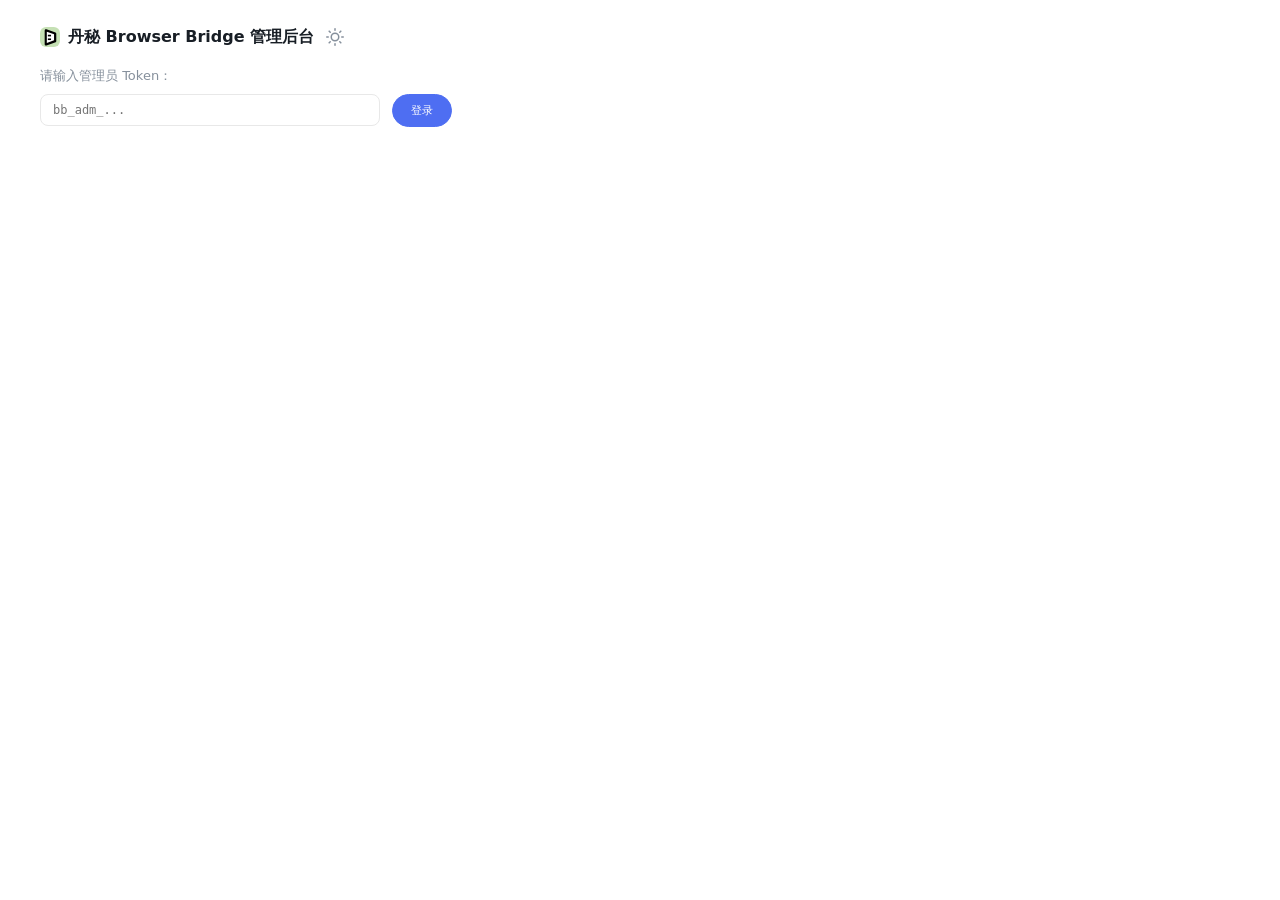
<file: web/admin/index.html>
<!doctype html>
<html lang="zh-CN">
<head>
<meta charset="utf-8">
<meta name="viewport" content="width=device-width, initial-scale=1">
<title>丹秘 Browser Bridge — 管理后台</title>
<style>
:root {
  --bg: #ffffff;
  --bg-card: #F7F8FA;
  --border: #E8E8E8;
  --border-light: #F2F3F5;
  --text-1: #181E25;
  --text-2: #4E5969;
  --text-3: #86909C;
  --text-4: #C9CDD4;
  --accent: #4E6EF2;
  --accent-hover: #3D5CE0;
  --accent-bg: rgba(78, 110, 242, 0.06);
  --success: #00B42A;
  --success-bg: rgba(0, 180, 42, 0.08);
  --warning: #FF7D00;
  --warning-bg: rgba(255, 125, 0, 0.06);
  --danger: #F53F3F;
  --danger-bg: rgba(245, 63, 63, 0.06);
  --radius: 10px;
  --radius-pill: 20px;
  --ease: cubic-bezier(0.4, 0, 0.2, 1);
  --mono: "SF Mono", "JetBrains Mono", monospace;
  --sans: -apple-system, BlinkMacSystemFont, "PingFang SC", "Hiragino Sans GB", system-ui, sans-serif;
}
html.dark, html.dark * {
  --bg: #1A1D23;
  --bg-card: #242830;
  --border: #363B44;
  --border-light: #2C3038;
  --text-1: #F0F1F3;
  --text-2: #B8BCC4;
  --text-3: #7A8090;
  --text-4: #4A5060;
  --accent: #6B8AFF;
  --accent-hover: #5A78F0;
  --accent-bg: rgba(107, 138, 255, 0.1);
  --success: #34D058;
  --success-bg: rgba(52, 208, 88, 0.1);
  --warning: #FFB020;
  --warning-bg: rgba(255, 176, 32, 0.08);
  --danger: #FF6B6B;
  --danger-bg: rgba(255, 107, 107, 0.08);
}
* { box-sizing: border-box; margin: 0; }
body { font-family: var(--sans); background: var(--bg); color: var(--text-1); padding: 24px; line-height: 1.5; font-size: 13px; }
.container { max-width: 1200px; margin: 0 auto; }
h1 { font-size: 16px; font-weight: 600; margin-bottom: 16px; display: flex; align-items: center; gap: 8px; color: var(--text-1); }
h1 img { width: 20px; height: 20px; border-radius: 5px; }
.tab { padding: 8px 16px; border: none; background: none; cursor: pointer; color: var(--text-3); border-bottom: 2px solid transparent; font-size: 13px; font-weight: 500; transition: all 0.15s var(--ease); }
.tab.active { color: var(--accent); border-bottom-color: var(--accent); font-weight: 600; }
.tab:hover { color: var(--text-1); }
.cards { display: grid; grid-template-columns: repeat(auto-fill, minmax(160px, 1fr)); gap: 10px; margin-bottom: 20px; }
.card { background: var(--bg-card); border: 1px solid var(--border-light); border-radius: var(--radius); padding: 12px 14px; animation: cardIn 0.25s var(--ease) both; }
@keyframes cardIn { from{opacity:0;transform:translateY(4px)} to{opacity:1;transform:translateY(0)} }
.card .label { font-size: 11px; color: var(--text-3); letter-spacing: 0.3px; }
.card .value { font-size: 20px; font-weight: 700; margin-top: 4px; color: var(--text-1); }
table { width: 100%; border-collapse: collapse; font-size: 12px; }
th { text-align: left; padding: 8px 10px; border-bottom: 1px solid var(--border); font-size: 11px; color: var(--text-3); font-weight: 500; letter-spacing: 0.3px; }
td { padding: 8px 10px; border-bottom: 1px solid var(--border-light); }
tr:hover td { background: var(--bg-card); }
.pill { display: inline-flex; align-items: center; gap: 4px; padding: 2px 8px; border-radius: var(--radius-pill); font-size: 11px; font-weight: 500; }
.pill-green { background: var(--success-bg); color: var(--success); }
.pill-yellow { background: var(--warning-bg); color: var(--warning); }
.pill-red { background: var(--danger-bg); color: var(--danger); }
.pill-gray { background: var(--bg-card); color: var(--text-4); border: 1px solid var(--border-light); }
.pill::before { content: ''; width: 6px; height: 6px; border-radius: 50%; background: currentColor; }
.btn { padding: 5px 12px; border: 1px solid var(--border); border-radius: var(--radius-pill); cursor: pointer; font-size: 11px; font-weight: 500; background: var(--bg); color: var(--text-2); transition: all 0.15s var(--ease); }
.btn:hover { border-color: var(--accent); color: var(--accent); background: var(--accent-bg); transform: scale(1.02); }
.btn:active { transform: scale(0.96); }
.btn-danger { color: var(--danger); border-color: var(--danger); }
.btn-danger:hover { background: var(--danger-bg); color: var(--danger); border-color: var(--danger); }
.btn-primary { background: var(--accent); color: #fff; border-color: var(--accent); }
.btn-primary:hover { background: var(--accent-hover); border-color: var(--accent-hover); color: #fff; }
.modal-bg { position: fixed; inset: 0; background: rgba(0,0,0,0.4); display: flex; align-items: center; justify-content: center; z-index: 100; animation: fadeIn 0.15s; }
@keyframes fadeIn { from{opacity:0} to{opacity:1} }
.modal { background: var(--bg); border: 1px solid var(--border); border-radius: var(--radius); padding: 20px; max-width: 400px; width: 90%; animation: cardIn 0.2s var(--ease); }
.modal h3 { font-size: 14px; margin-bottom: 8px; color: var(--text-1); }
.modal p { font-size: 12px; color: var(--text-3); }
.modal input { width: 100%; padding: 8px 12px; margin: 10px 0; border: 1px solid var(--border); border-radius: 8px; font-size: 12px; color: var(--text-1); background: var(--bg); outline: none; transition: border-color 0.15s, box-shadow 0.15s; }
.modal input:focus { border-color: var(--accent); box-shadow: 0 0 0 3px rgba(78,110,242,0.08); }
.modal .actions { display: flex; gap: 8px; justify-content: flex-end; margin-top: 14px; }
.mono { font-family: var(--mono); font-size: 11px; color: var(--text-2); }
#theme-toggle { background: none; border: none; cursor: pointer; padding: 4px; border-radius: 6px; display: flex; align-items: center; transition: background 0.15s; }
#theme-toggle:hover { background: var(--bg-card); }
#theme-toggle svg { width: 18px; height: 18px; color: var(--text-3); transition: color 0.15s; }
#theme-toggle:hover svg { color: var(--text-1); }
</style>
</head>
<body>
<div class="container">
<h1><svg width="20" height="20" viewBox="40 37 466 466" fill="none" xmlns="http://www.w3.org/2000/svg"><rect x="40" y="37" width="466" height="466" rx="143" fill="#C5E0B4"/><path d="M176 90 C166 90 158 94 154 101 C151 106 149 113 149 122 V438 C149 451 154 460 164 466 C171 470 182 470 191 467 L405 391 C414 388 419 379 419 368 V190 C419 178 412 169 401 164 L191 91 C186 90 181 90 176 90Z" fill="black"/><polygon points="199,145 367,204 367,348 199,407" fill="white"/><rect x="223" y="218" width="74" height="38" fill="black"/><rect x="223" y="304" width="74" height="37" fill="black"/></svg>丹秘 Browser Bridge 管理后台<button id="theme-toggle" title="切换深色/浅色模式"><svg id="icon-sun" viewBox="0 0 24 24" fill="none" stroke="currentColor" stroke-width="2" stroke-linecap="round" stroke-linejoin="round"><circle cx="12" cy="12" r="5"/><line x1="12" y1="1" x2="12" y2="3"/><line x1="12" y1="21" x2="12" y2="23"/><line x1="4.22" y1="4.22" x2="5.64" y2="5.64"/><line x1="18.36" y1="18.36" x2="19.78" y2="19.78"/><line x1="1" y1="12" x2="3" y2="12"/><line x1="21" y1="12" x2="23" y2="12"/><line x1="4.22" y1="19.78" x2="5.64" y2="18.36"/><line x1="18.36" y1="5.64" x2="19.78" y2="4.22"/></svg><svg id="icon-moon" style="display:none" viewBox="0 0 24 24" fill="none" stroke="currentColor" stroke-width="2" stroke-linecap="round" stroke-linejoin="round"><path d="M21 12.79A9 9 0 1 1 11.21 3 7 7 0 0 0 21 12.79z"/></svg></button></h1>
<!-- AUTH GATE -->
<div id="auth-gate">
  <p style="margin-bottom:8px;color:var(--text-3)">请输入管理员 Token：</p>
  <input id="token-input" type="password" placeholder="bb_adm_..." style="width:340px;padding:8px 12px;border:1px solid var(--border);border-radius:8px;font-family:var(--mono);font-size:12px;color:var(--text-1);background:var(--bg);outline:none">
  <button id="login-btn" class="btn btn-primary" style="padding:8px 18px;margin-left:8px">登录</button>
  <p id="auth-err" style="color:var(--danger);margin-top:8px;display:none;font-size:12px"></p>
</div>
<!-- MAIN PANEL (hidden until auth) -->
<div id="main" style="display:none">
<nav id="tabs" style="display:flex;gap:4px;margin-bottom:16px;border-bottom:1px solid var(--border)">
  <button class="tab active" data-tab="overview">概览</button>
  <button class="tab" data-tab="users">用户</button>
  <button class="tab" data-tab="devices">设备</button>
  <button class="tab" data-tab="sessions">会话</button>
  <button class="tab" data-tab="audit">审计</button>
</nav>
<div id="tab-overview" class="tab-pane"></div>
<div id="tab-users" class="tab-pane" style="display:none"></div>
<div id="tab-devices" class="tab-pane" style="display:none"></div>
<div id="tab-sessions" class="tab-pane" style="display:none"></div>
<div id="tab-audit" class="tab-pane" style="display:none"></div>
</div>
</div>
<script>
const $ = id => document.getElementById(id);
const BASE = location.origin;
let TOKEN = sessionStorage.getItem('bb_admin_token') || '';

// ─── Theme toggle ───
function applyTheme(dark) {
  document.documentElement.classList.toggle('dark', dark);
  $('icon-sun').style.display = dark ? 'none' : '';
  $('icon-moon').style.display = dark ? '' : 'none';
  localStorage.setItem('bb_admin_theme', dark ? 'dark' : 'light');
}
(function initTheme() {
  const saved = localStorage.getItem('bb_admin_theme');
  const preferDark = saved ? saved === 'dark' : window.matchMedia('(prefers-color-scheme: dark)').matches;
  applyTheme(preferDark);
})();
$('theme-toggle').addEventListener('click', () => {
  applyTheme(!document.documentElement.classList.contains('dark'));
});

function api(path, opts = {}) {
  return fetch(`${BASE}/api/v1${path}`, {
    ...opts,
    headers: { 'X-Admin-Token': TOKEN, 'Content-Type': 'application/json', ...(opts.headers || {}) },
    body: opts.body ? JSON.stringify(opts.body) : undefined,
  }).then(async r => {
    if (r.status === 401 || r.status === 403) { logout(); throw new Error('auth'); }
    if (!r.ok) { const e = await r.json().catch(() => ({})); throw new Error(e.detail || r.statusText); }
    return r.json();
  });
}

function logout() { sessionStorage.removeItem('bb_admin_token'); TOKEN = ''; showAuth(); }
function showAuth() { $('auth-gate').style.display = ''; $('main').style.display = 'none'; }
function showMain() { $('auth-gate').style.display = 'none'; $('main').style.display = ''; loadTab('overview'); }

function pill(text, color) { return `<span class="pill pill-${color}">${text}</span>`; }
function statusPill(active) { return active ? pill('正常', 'green') : pill('已封禁', 'gray'); }
function onlinePill(on, paused) { return on ? (paused ? pill('已暂停', 'yellow') : pill('在线', 'green')) : pill('离线', 'gray'); }

// ─── Auth ───
$('login-btn').addEventListener('click', tryLogin);
$('token-input').addEventListener('keydown', e => { if (e.key === 'Enter') tryLogin(); });

async function tryLogin() {
  const t = $('token-input').value.trim();
  if (!t) return;
  TOKEN = t;
  try {
    await api('/admin/overview');
    sessionStorage.setItem('bb_admin_token', t);
    showMain();
  } catch (e) {
    $('auth-err').textContent = 'Token 无效'; $('auth-err').style.display = '';
    TOKEN = '';
  }
}

// ─── Tabs ───
document.querySelectorAll('.tab').forEach(btn => {
  btn.addEventListener('click', () => {
    document.querySelectorAll('.tab').forEach(b => b.classList.remove('active'));
    btn.classList.add('active');
    document.querySelectorAll('.tab-pane').forEach(p => p.style.display = 'none');
    $('tab-' + btn.dataset.tab).style.display = '';
    loadTab(btn.dataset.tab);
  });
});

async function loadTab(name) {
  try {
    if (name === 'overview') await renderOverview();
    else if (name === 'users') await renderUsers();
    else if (name === 'devices') await renderDevices();
    else if (name === 'sessions') await renderSessions();
    else if (name === 'audit') await renderAudit();
  } catch (e) { if (e.message !== 'auth') console.error(e); }
}

// ─── Overview ───
async function renderOverview() {
  const d = await api('/admin/overview');
  $('tab-overview').innerHTML = `
    <div class="cards">
      <div class="card"><div class="label">用户</div><div class="value">${d.users.active}/${d.users.total}</div></div>
      <div class="card"><div class="label">设备在线</div><div class="value">${d.devices.online}/${d.devices.active}</div></div>
      <div class="card"><div class="label">已暂停</div><div class="value">${d.devices.paused}</div></div>
      <div class="card"><div class="label">活跃会话</div><div class="value">${d.sessions.active}</div></div>
      <div class="card"><div class="label">24h 命令</div><div class="value">${d.commands_24h.total}</div></div>
      <div class="card"><div class="label">24h 失败</div><div class="value">${d.commands_24h.failed}</div></div>
      <div class="card"><div class="label">运行时间</div><div class="value">${Math.round(d.uptime_seconds/60)}m</div></div>
      <div class="card"><div class="label">版本</div><div class="value">${d.version}</div></div>
    </div>`;
}

// ─── Users ───
async function renderUsers() {
  const users = await api('/admin/users');
  let html = `<div style="margin-bottom:12px"><button class="btn" onclick="showCreateUser()">+ 新建用户</button></div>`;
  html += `<table><tr><th>名称</th><th>状态</th><th>设备</th><th>在线</th><th>Eval</th><th>Net</th><th>操作</th></tr>`;
  for (const u of users) {
    html += `<tr>
      <td>${u.name}</td>
      <td>${statusPill(u.is_active)}</td>
      <td>${u.active_devices}/${u.total_devices}</td>
      <td>${u.online_devices}</td>
      <td>${u.evaluate_enabled ? pill('开','green') : pill('关','gray')}</td>
      <td>${u.network_enabled ? pill('开','green') : pill('关','gray')}</td>
      <td>
        <button class="btn" onclick="doPairingCode('${u.id}')">配对码</button>
        <button class="btn" onclick="toggleEval('${u.id}',${u.evaluate_enabled})">${u.evaluate_enabled?'关闭':'开启'} Eval</button>
        <button class="btn" onclick="toggleNet('${u.id}',${u.network_enabled})">${u.network_enabled?'关闭':'开启'} Net</button>
        ${u.is_active ? `<button class="btn btn-danger" onclick="confirmRevoke('user','${u.id}','${u.name}')">封禁</button>` : ''}
      </td></tr>`;
  }
  html += `</table>`;
  $('tab-users').innerHTML = html;
}

async function showCreateUser() {
  const name = prompt('请输入新用户名：');
  if (!name) return;
  const r = await api('/admin/users', { method: 'POST', body: { name } });
  alert(`用户已创建！\nToken（仅显示一次，请立即复制）：\n${r.token}`);
  renderUsers();
}
async function doPairingCode(uid) {
  const r = await api(`/admin/users/${uid}/pairing-code`, { method: 'POST' });
  alert(`配对码：${r.code}\n过期时间：${r.expires_at}`);
}
async function toggleEval(uid, current) {
  await api(`/admin/users/${uid}/evaluate`, { method: 'POST', body: { enabled: !current, domains: '*' } });
  renderUsers();
}
async function toggleNet(uid, current) {
  await api(`/admin/users/${uid}/network`, { method: 'POST', body: { enabled: !current } });
  renderUsers();
}

// ─── Devices ───
async function renderDevices() {
  const devs = await api('/admin/devices');
  let html = `<table><tr><th>名称</th><th>用户</th><th>状态</th><th>在线</th><th>扩展版本</th><th>最后在线</th><th>操作</th></tr>`;
  for (const d of devs) {
    html += `<tr>
      <td>${d.name}</td><td>${d.user_name}</td>
      <td>${statusPill(d.is_active)}</td>
      <td>${onlinePill(d.online, d.paused)}</td>
      <td>${d.ext_version||''}</td>
      <td style="font-size:11px">${d.last_seen_at||''}</td>
      <td>${d.is_active ? `<button class="btn btn-danger" onclick="confirmRevoke('device','${d.id}','${d.name}')">封禁</button>` : ''}</td>
    </tr>`;
  }
  html += `</table>`;
  $('tab-devices').innerHTML = html;
}

// ─── Sessions ───
async function renderSessions() {
  const ss = await api('/admin/sessions?state=active');
  let html = `<table><tr><th>ID</th><th>用户</th><th>设备</th><th>状态</th><th>最后活动</th></tr>`;
  for (const s of ss) {
    html += `<tr><td style="font-size:11px">${s.id.slice(0,8)}</td><td>${s.user_name}</td><td style="font-size:11px">${s.device_id.slice(0,8)}</td><td>${pill(s.state,'green')}</td><td style="font-size:11px">${s.last_activity_at||''}</td></tr>`;
  }
  html += `</table>`;
  if (!ss.length) html = '<p style="color:var(--muted)">暂无活跃会话。</p>';
  $('tab-sessions').innerHTML = html;
}

// ─── Audit ───
async function renderAudit() {
  const data = await api('/admin/audit?limit=50');
  const entries = data.entries || [];
  // Build actor_id -> name map
  let userMap = {};
  try { const users = await api('/admin/users'); users.forEach(u => { userMap[u.id] = u.name; }); } catch(e) {}
  let html = `<table><tr><th>时间</th><th>事件</th><th>操作者</th><th>详情</th></tr>`;
  for (const e of entries) {
    const actor = e.actor_id ? (userMap[e.actor_id] || e.actor_id.slice(0,8)) : '—';
    html += `<tr><td style="font-size:11px">${e.created_at}</td><td>${e.event_type}</td><td>${actor}</td><td style="font-size:11px;max-width:300px;overflow:hidden;text-overflow:ellipsis;white-space:nowrap">${JSON.stringify(e.detail)}</td></tr>`;
  }
  html += `</table>`;
  $('tab-audit').innerHTML = html;
}

// ─── Confirm modal for high-risk ───
function confirmRevoke(type, id, name) {
  const typeLabel = type === 'user' ? '用户' : '设备';
  const div = document.createElement('div');
  div.className = 'modal-bg';
  div.innerHTML = `<div class="modal">
    <h3>封禁${typeLabel}：${name}</h3>
    <p style="color:var(--muted);font-size:13px">${type === 'user' ? '此操作将封禁该用户及其所有设备，活跃的 WebSocket 连接将被断开。' : '此操作将封禁该设备并断开其 WebSocket 连接。'}</p>
    <input id="confirm-name" placeholder="输入 '${name}' 确认">
    <div class="actions">
      <button class="btn" onclick="this.closest('.modal-bg').remove()">取消</button>
      <button class="btn btn-danger" id="confirm-btn">确认封禁</button>
    </div>
  </div>`;
  document.body.appendChild(div);
  div.querySelector('#confirm-btn').addEventListener('click', async () => {
    if (div.querySelector('#confirm-name').value !== name) { alert('名称不匹配'); return; }
    await api(`/admin/${type === 'user' ? 'users' : 'devices'}/${id}/revoke`, { method: 'POST' });
    div.remove();
    if (type === 'user') renderUsers(); else renderDevices();
  });
}

// ─── Init ───
if (TOKEN) { api('/admin/overview').then(showMain).catch(showAuth); } else { showAuth(); }
setInterval(() => { if ($('main').style.display !== 'none') loadTab('overview'); }, 10000);
</script>
</body>
</html>
</file>
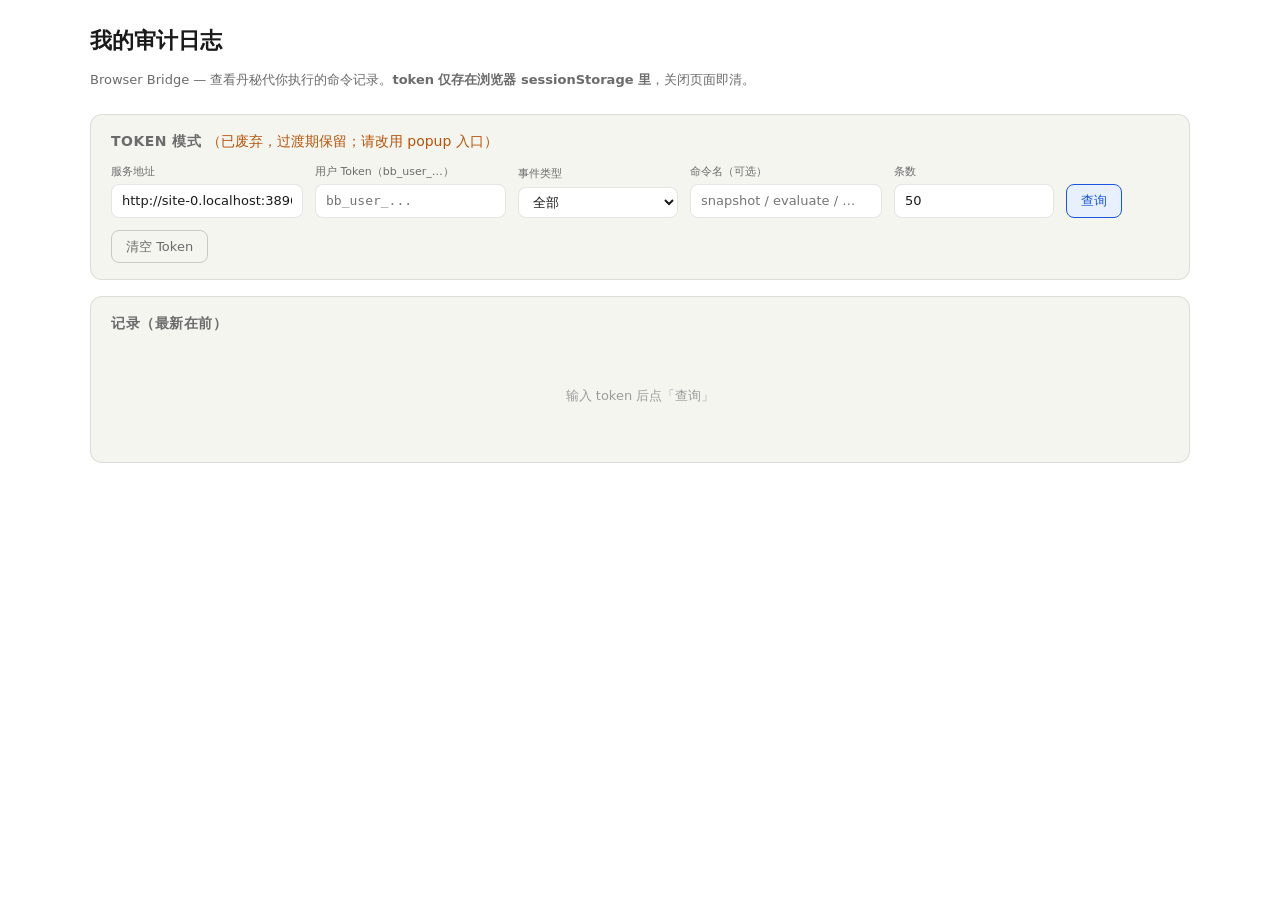
<file: web/audit/index.html>
<!doctype html>
<html lang="zh-CN">
<head>
<meta charset="utf-8">
<meta name="viewport" content="width=device-width, initial-scale=1">
<link rel="icon" type="image/svg+xml" href="data:image/svg+xml,%3Csvg%20width%3D%22128%22%20height%3D%22128%22%20viewBox%3D%2240%2037%20466%20466%22%20fill%3D%22none%22%20xmlns%3D%22http%3A%2F%2Fwww.w3.org%2F2000%2Fsvg%22%3E%20%3Crect%20x%3D%2240%22%20y%3D%2237%22%20width%3D%22466%22%20height%3D%22466%22%20rx%3D%22143%22%20fill%3D%22%23C5E0B4%22%2F%3E%20%3Cpath%20d%3D%22M176%2090%20C166%2090%20158%2094%20154%20101%20C151%20106%20149%20113%20149%20122%20V438%20C149%20451%20154%20460%20164%20466%20C171%20470%20182%20470%20191%20467%20L405%20391%20C414%20388%20419%20379%20419%20368%20V190%20C419%20178%20412%20169%20401%20164%20L191%2091%20C186%2090%20181%2090%20176%2090Z%22%20fill%3D%22black%22%2F%3E%20%3Cpolygon%20points%3D%22199%2C145%20367%2C204%20367%2C348%20199%2C407%22%20fill%3D%22white%22%2F%3E%20%3Crect%20x%3D%22223%22%20y%3D%22218%22%20width%3D%2274%22%20height%3D%2238%22%20fill%3D%22black%22%2F%3E%20%3Crect%20x%3D%22223%22%20y%3D%22304%22%20width%3D%2274%22%20height%3D%2237%22%20fill%3D%22black%22%2F%3E%20%3C%2Fsvg%3E">
<title>Browser Bridge — 我的审计日志</title>
<style>
  :root {
    --bg: #ffffff; --bg-2: #f5f5f0; --bg-3: #eeede8;
    --text: #1a1a1a; --muted: #6b6b6b; --faint: #9b9b9b;
    --border: rgba(0,0,0,0.10); --border-2: rgba(0,0,0,0.18);
    --info-bg: #e8f0fe; --info-text: #1a56db;
    --ok-bg: #e8f5e9; --ok-text: #1e7e34;
    --warn-bg: #fff8e1; --warn-text: #b45309;
    --err-bg: #fde8e8; --err-text: #c81e1e;
    --mono: 'Berkeley Mono', 'Fira Code', ui-monospace, "SF Mono", Menlo, Consolas, monospace;
    --sans: 'Anthropic Sans', 'DM Sans', system-ui, -apple-system, "PingFang SC", "Microsoft YaHei", "Segoe UI", Roboto, sans-serif;
    --radius-md: 8px; --radius-lg: 12px;
  }
  @media (prefers-color-scheme: dark) {
    :root {
      --bg: #1a1a1a; --bg-2: #242424; --bg-3: #2e2e2e;
      --text: #ebebeb; --muted: #9b9b9b; --faint: #6b6b6b;
      --border: rgba(255,255,255,0.10); --border-2: rgba(255,255,255,0.18);
      --info-bg: #1a2744; --info-text: #7eaaff;
      --ok-bg: #1a2e1a; --ok-text: #5cdb95;
      --warn-bg: #2e2010; --warn-text: #ffb84d;
      --err-bg: #2e1a1a; --err-text: #ff6b6b;
    }
  }

  * { box-sizing: border-box; }
  body { margin: 0; padding: 24px; font-family: var(--sans); color: var(--text); background: var(--bg); line-height: 1.5; }
  h1 { font-size: 22px; margin: 0 0 4px 0; font-weight: 600; }
  .sub { color: var(--muted); font-size: 13px; margin-bottom: 24px; }
  .container { max-width: 1100px; margin: 0 auto; }

  .panel { background: var(--bg-2); border: 1px solid var(--border); border-radius: var(--radius-lg); padding: 16px 20px; margin-bottom: 16px; }
  .panel h2 { font-size: 14px; font-weight: 600; margin: 0 0 12px 0; color: var(--muted); text-transform: uppercase; letter-spacing: 0.5px; }

  .row { display: flex; flex-wrap: wrap; gap: 12px; align-items: flex-end; }
  .field { display: flex; flex-direction: column; gap: 4px; }
  .field label { font-size: 11px; color: var(--muted); }
  .field input, .field select {
    background: var(--bg); color: var(--text); border: 1px solid var(--border);
    border-radius: var(--radius-md); padding: 6px 10px; font: inherit; font-size: 13px;
    min-width: 160px;
  }
  .field input[type="password"] { font-family: var(--mono); }

  button {
    background: var(--info-bg); color: var(--info-text); border: 1px solid var(--info-text);
    border-radius: var(--radius-md); padding: 6px 14px; font: inherit; font-size: 13px;
    cursor: pointer; transition: opacity 0.15s;
  }
  button:hover { opacity: 0.85; }
  button:disabled { opacity: 0.5; cursor: not-allowed; }
  button.btn-ghost { background: transparent; color: var(--muted); border-color: var(--border-2); }
  button.btn-danger { background: var(--err-bg); color: var(--err-text); border-color: var(--err-text); }

  table { width: 100%; border-collapse: collapse; font-size: 13px; }
  th, td { padding: 8px 10px; text-align: left; border-bottom: 1px solid var(--border); vertical-align: top; }
  th { background: var(--bg-3); font-weight: 500; color: var(--muted); position: sticky; top: 0; }
  td.mono { font-family: var(--mono); font-size: 12px; word-break: break-all; }
  td.cmd { font-family: var(--mono); font-weight: 500; }
  .pill {
    display: inline-block; padding: 2px 8px; border-radius: 999px; font-size: 11px;
    background: var(--bg-3); color: var(--muted);
  }
  .pill.ok { background: var(--ok-bg); color: var(--ok-text); }
  .pill.err { background: var(--err-bg); color: var(--err-text); }
  .pill.warn { background: var(--warn-bg); color: var(--warn-text); }

  .empty { padding: 40px; text-align: center; color: var(--faint); font-size: 13px; }
  .err-banner { background: var(--err-bg); color: var(--err-text); border: 1px solid var(--err-text); padding: 12px 16px; border-radius: var(--radius-md); margin-bottom: 16px; font-size: 13px; }
  .ok-banner { background: var(--ok-bg); color: var(--ok-text); border: 1px solid var(--ok-text); padding: 8px 14px; border-radius: var(--radius-md); margin-bottom: 12px; font-size: 12px; }
  .hidden { display: none !important; }

  details summary { cursor: pointer; font-size: 12px; color: var(--info-text); }
  details pre { font-family: var(--mono); font-size: 11px; background: var(--bg-3); padding: 8px; border-radius: 4px; margin-top: 6px; max-height: 200px; overflow: auto; }
</style>
</head>
<body>
<div class="container">
  <h1>我的审计日志</h1>
  <p class="sub">Browser Bridge — 查看丹秘代你执行的命令记录。<strong>token 仅存在浏览器 sessionStorage 里</strong>，关闭页面即清。</p>

  <div id="err-banner" class="err-banner hidden"></div>
  <div id="ok-banner" class="ok-banner hidden"></div>

  <section id="sid-panel" class="panel hidden">
    <h2>会话模式（推荐）</h2>
    <p class="sub" style="margin-bottom:12px">通过 popup「查看我的审计记录」按钮打开本页时，URL 会带一个 5 分钟有效的 <code>sid</code>。这种方式 token 不会进 URL、不会进浏览器历史，关闭标签页即失效。</p>
    <div class="row">
      <div class="field">
        <label for="sid-event-type">事件类型</label>
        <select id="sid-event-type">
          <option value="">全部</option>
          <option value="command_executed">命令执行</option>
          <option value="evaluate_authorized">evaluate 已授权</option>
          <option value="evaluate_denied">evaluate 被拒</option>
          <option value="fetch_authorized">fetch 已授权</option>
          <option value="fetch_denied">fetch 被拒</option>
          <option value="command_rate_limited">触发限流</option>
          <option value="dispute_raised">已申诉</option>
        </select>
      </div>
      <div class="field">
        <label for="sid-cmd">命令名（可选）</label>
        <input id="sid-cmd" type="text" placeholder="snapshot / evaluate / …">
      </div>
      <div class="field">
        <label for="sid-limit">条数</label>
        <input id="sid-limit" type="number" min="1" max="500" value="50">
      </div>
      <button id="sid-load-btn">查询</button>
    </div>
  </section>

  <section id="token-panel" class="panel">
    <h2>Token 模式 <span style="font-weight:400;color:var(--warn-text);text-transform:none;letter-spacing:0">（已废弃，过渡期保留；请改用 popup 入口）</span></h2>
    <div class="row">
      <div class="field">
        <label for="server">服务地址</label>
        <input id="server" type="url" placeholder="http://your-server:8404" autocomplete="off">
      </div>
      <div class="field">
        <label for="token">用户 Token（bb_user_…）</label>
        <input id="token" type="password" placeholder="bb_user_..." autocomplete="off">
      </div>
      <div class="field">
        <label for="event_type">事件类型</label>
        <select id="event_type">
          <option value="">全部</option>
          <option value="command_executed">命令执行</option>
          <option value="evaluate_authorized">evaluate 已授权</option>
          <option value="evaluate_denied">evaluate 被拒</option>
          <option value="fetch_authorized">fetch 已授权</option>
          <option value="fetch_denied">fetch 被拒</option>
          <option value="command_rate_limited">触发限流</option>
          <option value="dispute_raised">已申诉</option>
        </select>
      </div>
      <div class="field">
        <label for="cmd">命令名（可选）</label>
        <input id="cmd" type="text" placeholder="snapshot / evaluate / …">
      </div>
      <div class="field">
        <label for="limit">条数</label>
        <input id="limit" type="number" min="1" max="500" value="50">
      </div>
      <button id="load-btn">查询</button>
      <button id="clear-btn" class="btn-ghost">清空 Token</button>
    </div>
  </section>

  <section class="panel">
    <h2>记录（最新在前）</h2>
    <div id="result-wrap"><div class="empty">输入 token 后点「查询」</div></div>
  </section>
</div>

<script>
"use strict";

const $ = (id) => document.getElementById(id);
const STORE_KEY_TOKEN = "bb.audit.token";
const STORE_KEY_SERVER = "bb.audit.server";

function setErr(msg) {
  const el = $("err-banner");
  if (!msg) { el.classList.add("hidden"); el.textContent = ""; return; }
  el.textContent = msg; el.classList.remove("hidden");
}
function setOk(msg) {
  const el = $("ok-banner");
  if (!msg) { el.classList.add("hidden"); el.textContent = ""; return; }
  el.textContent = msg; el.classList.remove("hidden");
  setTimeout(() => el.classList.add("hidden"), 2500);
}

function loadStored() {
  try {
    const t = sessionStorage.getItem(STORE_KEY_TOKEN);
    const s = sessionStorage.getItem(STORE_KEY_SERVER);
    if (t) $("token").value = t;
    if (s) $("server").value = s;
    // 默认用当前页面 origin（由 server /static 托管时即为 server 地址）
    else $("server").value = location.origin.replace(/\/static\/?$/, "");
  } catch (_) {
    $("server").value = location.origin.replace(/\/static\/?$/, "");
  }
}

function persist() {
  try {
    sessionStorage.setItem(STORE_KEY_TOKEN, $("token").value.trim());
    sessionStorage.setItem(STORE_KEY_SERVER, $("server").value.trim());
  } catch (_) {}
}

function pillForEventType(et) {
  if (!et) return "";
  if (et === "command_executed") return '<span class="pill ok">' + et + '</span>';
  if (et.endsWith("_denied") || et === "command_rate_limited") return '<span class="pill warn">' + et + '</span>';
  if (et === "dispute_raised") return '<span class="pill err">' + et + '</span>';
  return '<span class="pill">' + et + '</span>';
}
function pillForStatus(s) {
  if (!s) return "—";
  if (s === "completed") return '<span class="pill ok">completed</span>';
  if (s === "failed") return '<span class="pill err">failed</span>';
  return '<span class="pill">' + escapeHtml(s) + '</span>';
}
function escapeHtml(s) {
  return String(s == null ? "" : s)
    .replace(/&/g, "&amp;").replace(/</g, "&lt;").replace(/>/g, "&gt;")
    .replace(/"/g, "&quot;").replace(/'/g, "&#39;");
}
function fmtTime(s) {
  if (!s) return "";
  try {
    const d = new Date(s.replace(" ", "T") + (s.endsWith("Z") || /[+\-]\d{2}:\d{2}$/.test(s) ? "" : "Z"));
    if (isNaN(d.getTime())) return s;
    const Y = d.getFullYear();
    const M = String(d.getMonth() + 1).padStart(2, "0");
    const D = String(d.getDate()).padStart(2, "0");
    const h = String(d.getHours()).padStart(2, "0");
    const m = String(d.getMinutes()).padStart(2, "0");
    const sec = String(d.getSeconds()).padStart(2, "0");
    return `${Y}-${M}-${D} ${h}:${m}:${sec}`;
  } catch (_) {
    return s;
  }
}

async function loadAudit() {
  setErr("");
  const server = $("server").value.trim().replace(/\/$/, "");
  const token = $("token").value.trim();
  if (!server || !token) {
    setErr("请填写服务地址和 token。");
    return;
  }
  persist();

  const params = new URLSearchParams();
  params.set("limit", $("limit").value || "50");
  if ($("event_type").value) params.set("event_type", $("event_type").value);
  if ($("cmd").value) params.set("cmd", $("cmd").value);

  $("load-btn").disabled = true;
  $("load-btn").textContent = "查询中…";
  try {
    const r = await fetch(`${server}/api/v1/audit/me?` + params.toString(), {
      headers: { "Authorization": "Bearer " + token },
    });
    if (r.status === 401 || r.status === 403) {
      setErr("Token 无效或权限不足。");
      $("result-wrap").innerHTML = '<div class="empty">认证失败</div>';
      return;
    }
    if (!r.ok) {
      const txt = await r.text().catch(() => "");
      setErr(`HTTP ${r.status}: ${txt.slice(0, 200)}`);
      return;
    }
    const data = await r.json();
    renderRows(data.items || [], server, token);
  } catch (e) {
    setErr("网络错误：" + (e && e.message || e));
  } finally {
    $("load-btn").disabled = false;
    $("load-btn").textContent = "查询";
  }
}

function renderRows(rows, server, token) {
  const wrap = $("result-wrap");
  if (!rows.length) {
    wrap.innerHTML = '<div class="empty">无记录</div>';
    return;
  }
  const showActions = !!token; // sid mode (token === null) hides dispute column
  let html = '<table><thead><tr>' +
    '<th>时间</th><th>事件</th><th>命令</th><th>目标</th><th>状态</th><th>详情</th>' +
    (showActions ? '<th></th>' : '') +
    '</tr></thead><tbody>';
  for (const row of rows) {
    const detailJson = JSON.stringify(row.detail || {}, null, 2);
    html += '<tr>' +
      `<td class="mono">${escapeHtml(fmtTime(row.created_at))}</td>` +
      `<td>${pillForEventType(row.event_type)}</td>` +
      `<td class="cmd">${escapeHtml(row.cmd || "")}</td>` +
      `<td class="mono">${escapeHtml(row.target_url || "")}</td>` +
      `<td>${pillForStatus(row.status)}</td>` +
      `<td><details><summary>展开</summary><pre>${escapeHtml(detailJson)}</pre></details></td>` +
      (showActions
        ? `<td><button class="btn-danger dispute-btn" data-id="${row.id}">这条不对</button></td>`
        : '') +
      '</tr>';
  }
  html += '</tbody></table>';
  wrap.innerHTML = html;
  if (showActions) {
    wrap.querySelectorAll(".dispute-btn").forEach((btn) => {
      btn.addEventListener("click", () => raiseDispute(btn.dataset.id, server, token, btn));
    });
  }
}

async function raiseDispute(id, server, token, btn) {
  if (!confirm("确认这条记录不是你授权的？将记入审计链。")) return;
  const note = prompt("可选说明（最多 500 字）：", "");
  btn.disabled = true;
  btn.textContent = "提交中…";
  try {
    const r = await fetch(`${server}/api/v1/audit/${id}/dispute`, {
      method: "POST",
      headers: {
        "Authorization": "Bearer " + token,
        "Content-Type": "application/json",
      },
      body: JSON.stringify({ note: note || "" }),
    });
    if (!r.ok) {
      const txt = await r.text().catch(() => "");
      setErr(`申诉失败 HTTP ${r.status}: ${txt.slice(0, 200)}`);
      btn.disabled = false; btn.textContent = "这条不对";
      return;
    }
    setOk("已记录申诉。");
    btn.textContent = "已申诉 ✓";
  } catch (e) {
    setErr("网络错误：" + (e && e.message || e));
    btn.disabled = false; btn.textContent = "这条不对";
  }
}

$("load-btn").addEventListener("click", loadAudit);
$("clear-btn").addEventListener("click", () => {
  $("token").value = "";
  try { sessionStorage.removeItem(STORE_KEY_TOKEN); } catch (_) {}
  setOk("Token 已清空。");
});
$("token").addEventListener("change", persist);
$("server").addEventListener("change", persist);
loadStored();

// ---- sid mode (v0.5.0) ----
// If URL has ?sid=..., default to session mode: hide the deprecated token
// panel, show the sid panel, auto-load. The sid is consumed entirely from
// memory; we never write it to sessionStorage.
const SID_PARAM = (() => {
  try { return new URL(location.href).searchParams.get("sid") || ""; }
  catch (_) { return ""; }
})();
const SERVER_FROM_LOCATION = location.origin && /^https?:\/\//.test(location.origin)
  ? location.origin
  : "";

async function loadAuditWithSid() {
  setErr("");
  if (!SID_PARAM) {
    setErr("缺少 sid，请重新从 popup 打开本页。");
    return;
  }
  const server = SERVER_FROM_LOCATION || $("server").value.trim().replace(/\/$/, "");
  if (!server) { setErr("无法推断服务地址。"); return; }

  const body = {
    sid: SID_PARAM,
    limit: parseInt($("sid-limit").value || "50", 10),
  };
  if ($("sid-event-type").value) body.event_type = $("sid-event-type").value;
  if ($("sid-cmd").value) body.cmd = $("sid-cmd").value;

  $("sid-load-btn").disabled = true;
  $("sid-load-btn").textContent = "查询中…";
  try {
    const r = await fetch(`${server}/api/v1/audit/query`, {
      method: "POST",
      headers: { "Content-Type": "application/json" },
      body: JSON.stringify(body),
    });
    if (r.status === 401) { setErr("sid 无效。"); return; }
    if (r.status === 410) { setErr("sid 已过期（5 分钟），请重新从 popup 打开本页。"); return; }
    if (!r.ok) {
      const txt = await r.text().catch(() => "");
      setErr(`HTTP ${r.status}: ${txt.slice(0, 200)}`);
      return;
    }
    const data = await r.json();
    // sid mode disables dispute (it needs a real user_token); render without
    // the action column.
    renderRows(data.items || [], server, /*token=*/null);
  } catch (e) {
    setErr("网络错误：" + (e && e.message || e));
  } finally {
    $("sid-load-btn").disabled = false;
    $("sid-load-btn").textContent = "查询";
  }
}

if (SID_PARAM) {
  $("sid-panel").classList.remove("hidden");
  $("token-panel").classList.add("hidden");
  $("sid-load-btn").addEventListener("click", loadAuditWithSid);
  // auto-load on first paint
  setTimeout(loadAuditWithSid, 0);
}
</script>
</body>
</html>
</file>
